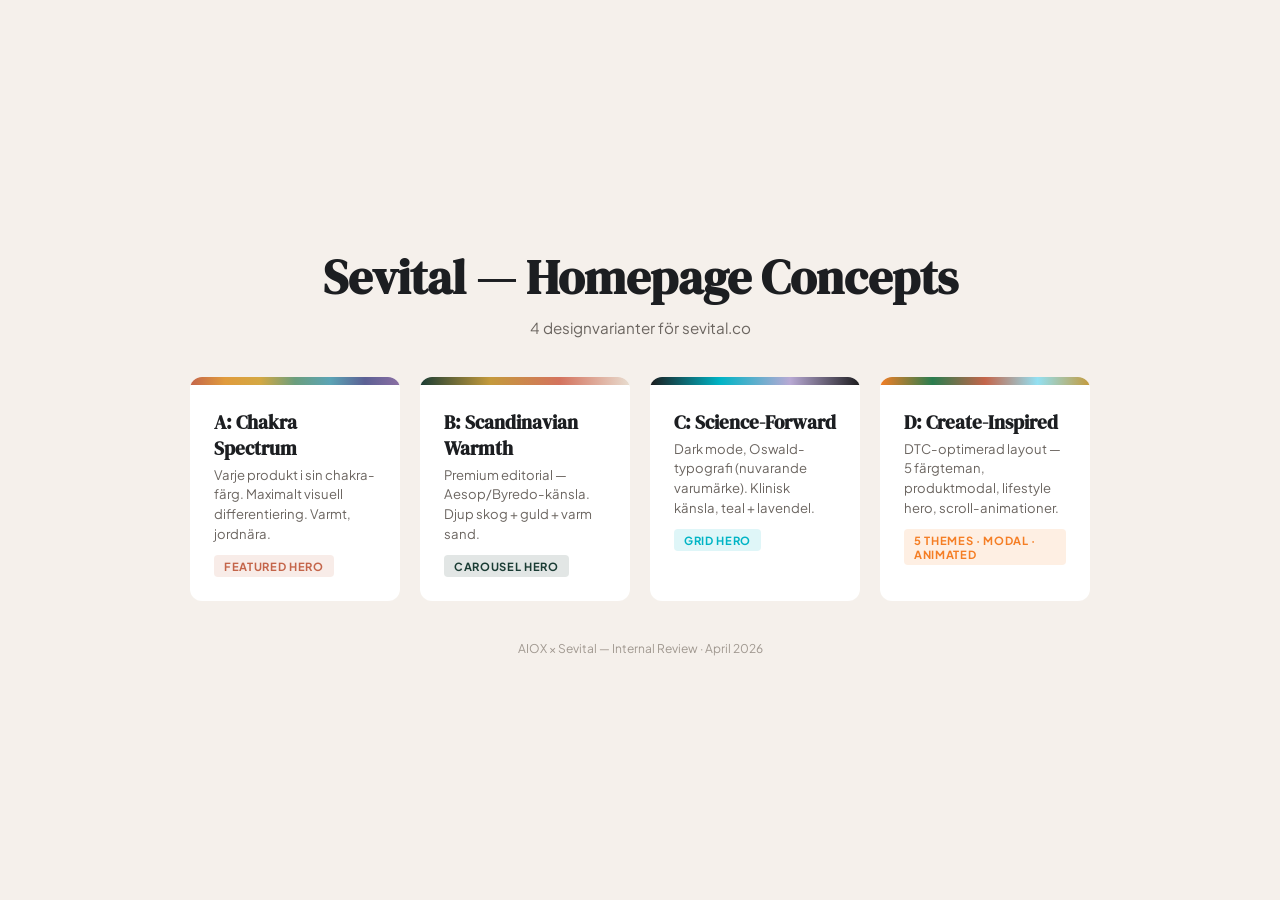
<file: index.html>
<!DOCTYPE html>
<html lang="en">
<head>
  <meta charset="UTF-8">
  <meta name="viewport" content="width=device-width, initial-scale=1.0">
  <title>Sevital — Homepage Redesign Concepts</title>
  <style>
    @import url('https://fonts.googleapis.com/css2?family=DM+Serif+Display&family=Plus+Jakarta+Sans:wght@400;600;700&display=swap');
    * { margin: 0; padding: 0; box-sizing: border-box; }
    body { font-family: 'Plus Jakarta Sans', sans-serif; background: #F5F0EB; color: #1C1E21; min-height: 100vh; display: flex; flex-direction: column; align-items: center; justify-content: center; padding: 40px 20px; }
    h1 { font-family: 'DM Serif Display', serif; font-size: clamp(1.8rem, 5vw, 3rem); text-align: center; margin-bottom: 8px; }
    .subtitle { color: #6B6560; margin-bottom: 40px; text-align: center; font-size: 0.95rem; }
    .cards { display: grid; grid-template-columns: 1fr; gap: 20px; max-width: 900px; width: 100%; }
    @media (min-width: 768px) { .cards { grid-template-columns: repeat(2, 1fr); } }
    @media (min-width: 1024px) { .cards { grid-template-columns: repeat(4, 1fr); } }
    .card { background: #fff; border-radius: 12px; overflow: hidden; text-decoration: none; color: inherit; transition: transform 0.2s, box-shadow 0.2s; }
    .card:hover { transform: translateY(-4px); box-shadow: 0 12px 32px rgba(0,0,0,0.1); }
    .card-color { height: 8px; }
    .card-body { padding: 24px; }
    .card h2 { font-family: 'DM Serif Display', serif; font-size: 1.2rem; margin-bottom: 4px; }
    .card p { font-size: 0.82rem; color: #6B6560; line-height: 1.5; }
    .card .tag { display: inline-block; margin-top: 12px; font-size: 0.7rem; font-weight: 700; text-transform: uppercase; letter-spacing: 0.06em; padding: 4px 10px; border-radius: 4px; }
    .footer-note { margin-top: 40px; font-size: 0.75rem; color: #A09890; text-align: center; }
  </style>
</head>
<body>
  <h1>Sevital — Homepage Concepts</h1>
  <p class="subtitle">4 designvarianter för sevital.co</p>
  <div class="cards">
    <a href="variant-a-chakra.html" class="card">
      <div class="card-color" style="background: linear-gradient(90deg, #C4654A, #E09B3D, #D4A843, #6B9E7D, #5BA4B5, #5C6094, #8B6FA3);"></div>
      <div class="card-body">
        <h2>A: Chakra Spectrum</h2>
        <p>Varje produkt i sin chakra-färg. Maximalt visuell differentiering. Varmt, jordnära.</p>
        <span class="tag" style="background: #C4654A20; color: #C4654A;">Featured Hero</span>
      </div>
    </a>
    <a href="variant-b-scandi.html" class="card">
      <div class="card-color" style="background: linear-gradient(90deg, #1A3C34, #C49A3C, #D4735E, #E8DDD0);"></div>
      <div class="card-body">
        <h2>B: Scandinavian Warmth</h2>
        <p>Premium editorial — Aesop/Byredo-känsla. Djup skog + guld + varm sand.</p>
        <span class="tag" style="background: #1A3C3420; color: #1A3C34;">Carousel Hero</span>
      </div>
    </a>
    <a href="variant-c-science.html" class="card">
      <div class="card-color" style="background: linear-gradient(90deg, #1C1C1E, #00B4C5, #B8A9D4, #1C1C1E);"></div>
      <div class="card-body">
        <h2>C: Science-Forward</h2>
        <p>Dark mode, Oswald-typografi (nuvarande varumärke). Klinisk känsla, teal + lavendel.</p>
        <span class="tag" style="background: #00B4C520; color: #00B4C5;">Grid Hero</span>
      </div>
    </a>
    <a href="variant-d-create.html" class="card">
      <div class="card-color" style="background: linear-gradient(90deg, #F57E25, #2A7D4F, #C4654A, #93E0F2, #C49A3C);"></div>
      <div class="card-body">
        <h2>D: Create-Inspired</h2>
        <p>DTC-optimerad layout — 5 färgteman, produktmodal, lifestyle hero, scroll-animationer.</p>
        <span class="tag" style="background: #F57E2520; color: #F57E25;">5 Themes · Modal · Animated</span>
      </div>
    </a>
  </div>
  <p class="footer-note">AIOX × Sevital — Internal Review · April 2026</p>
</body>
</html>
</file>
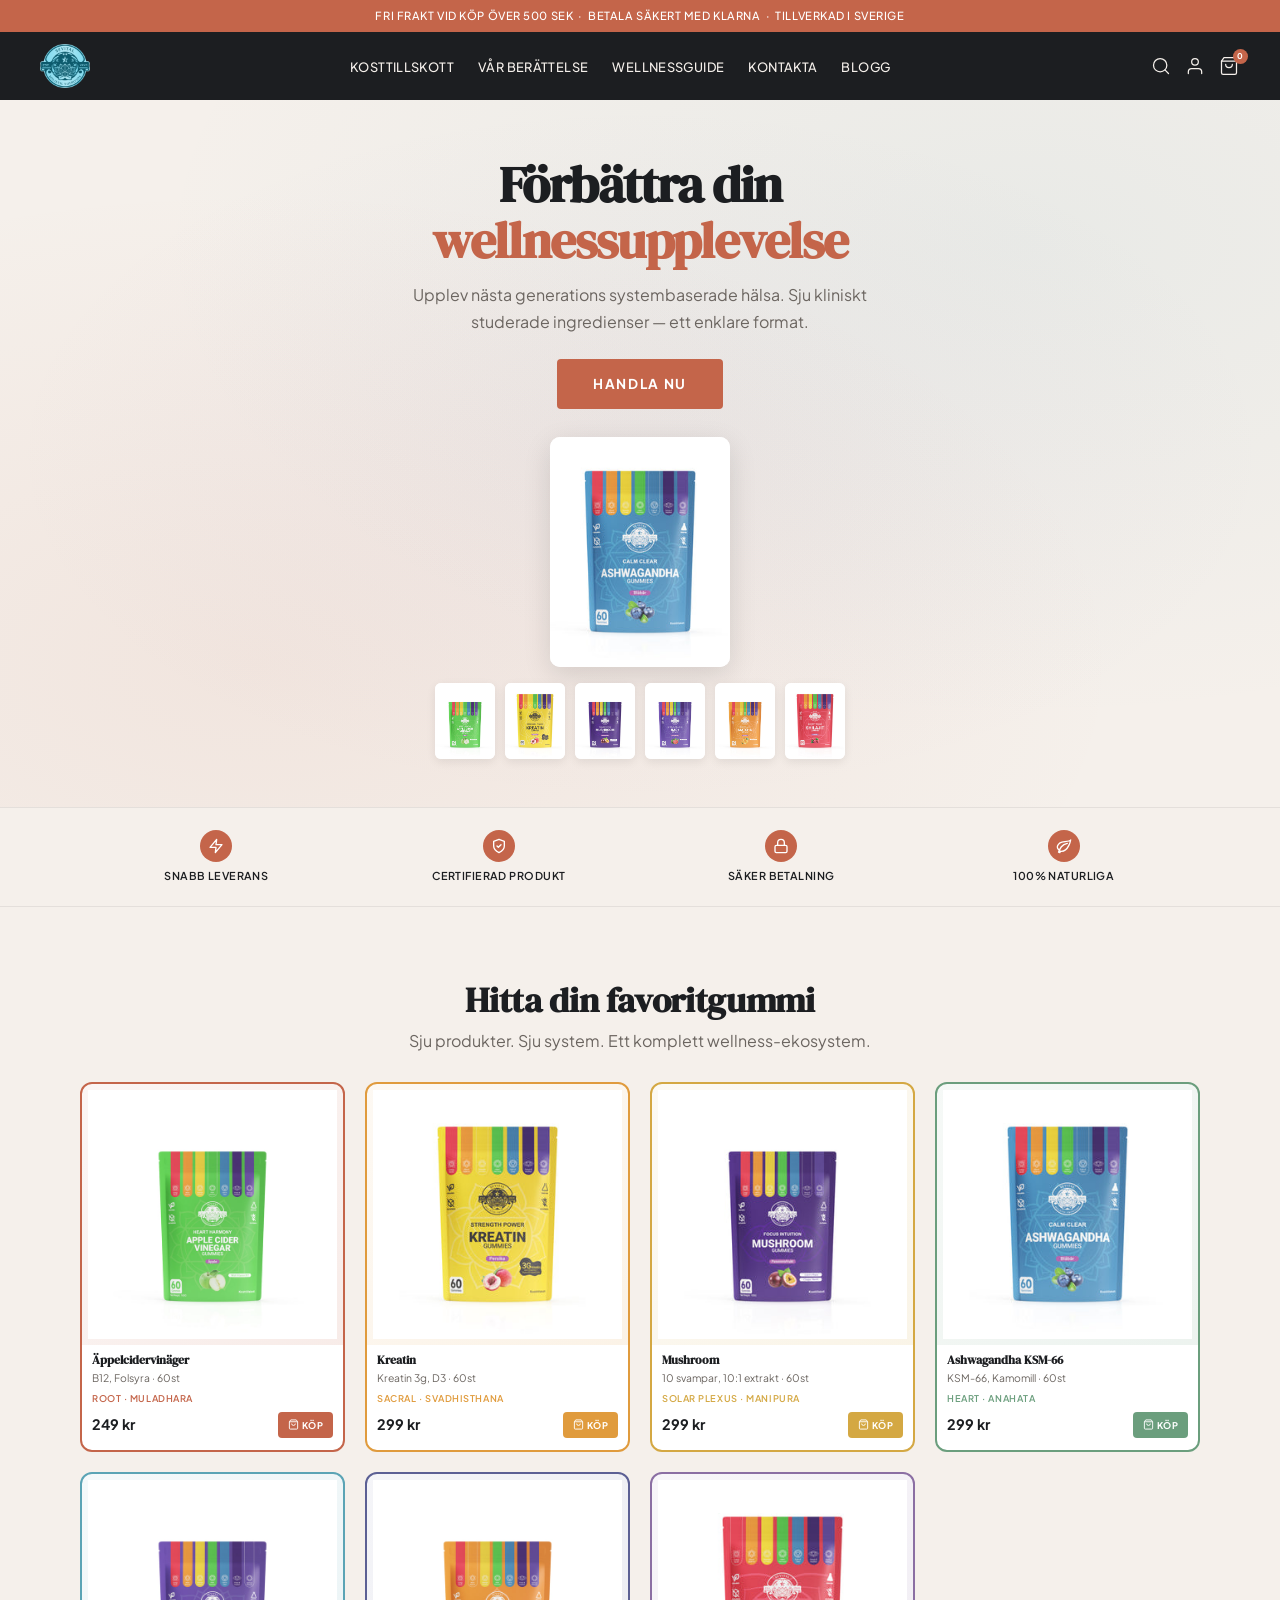
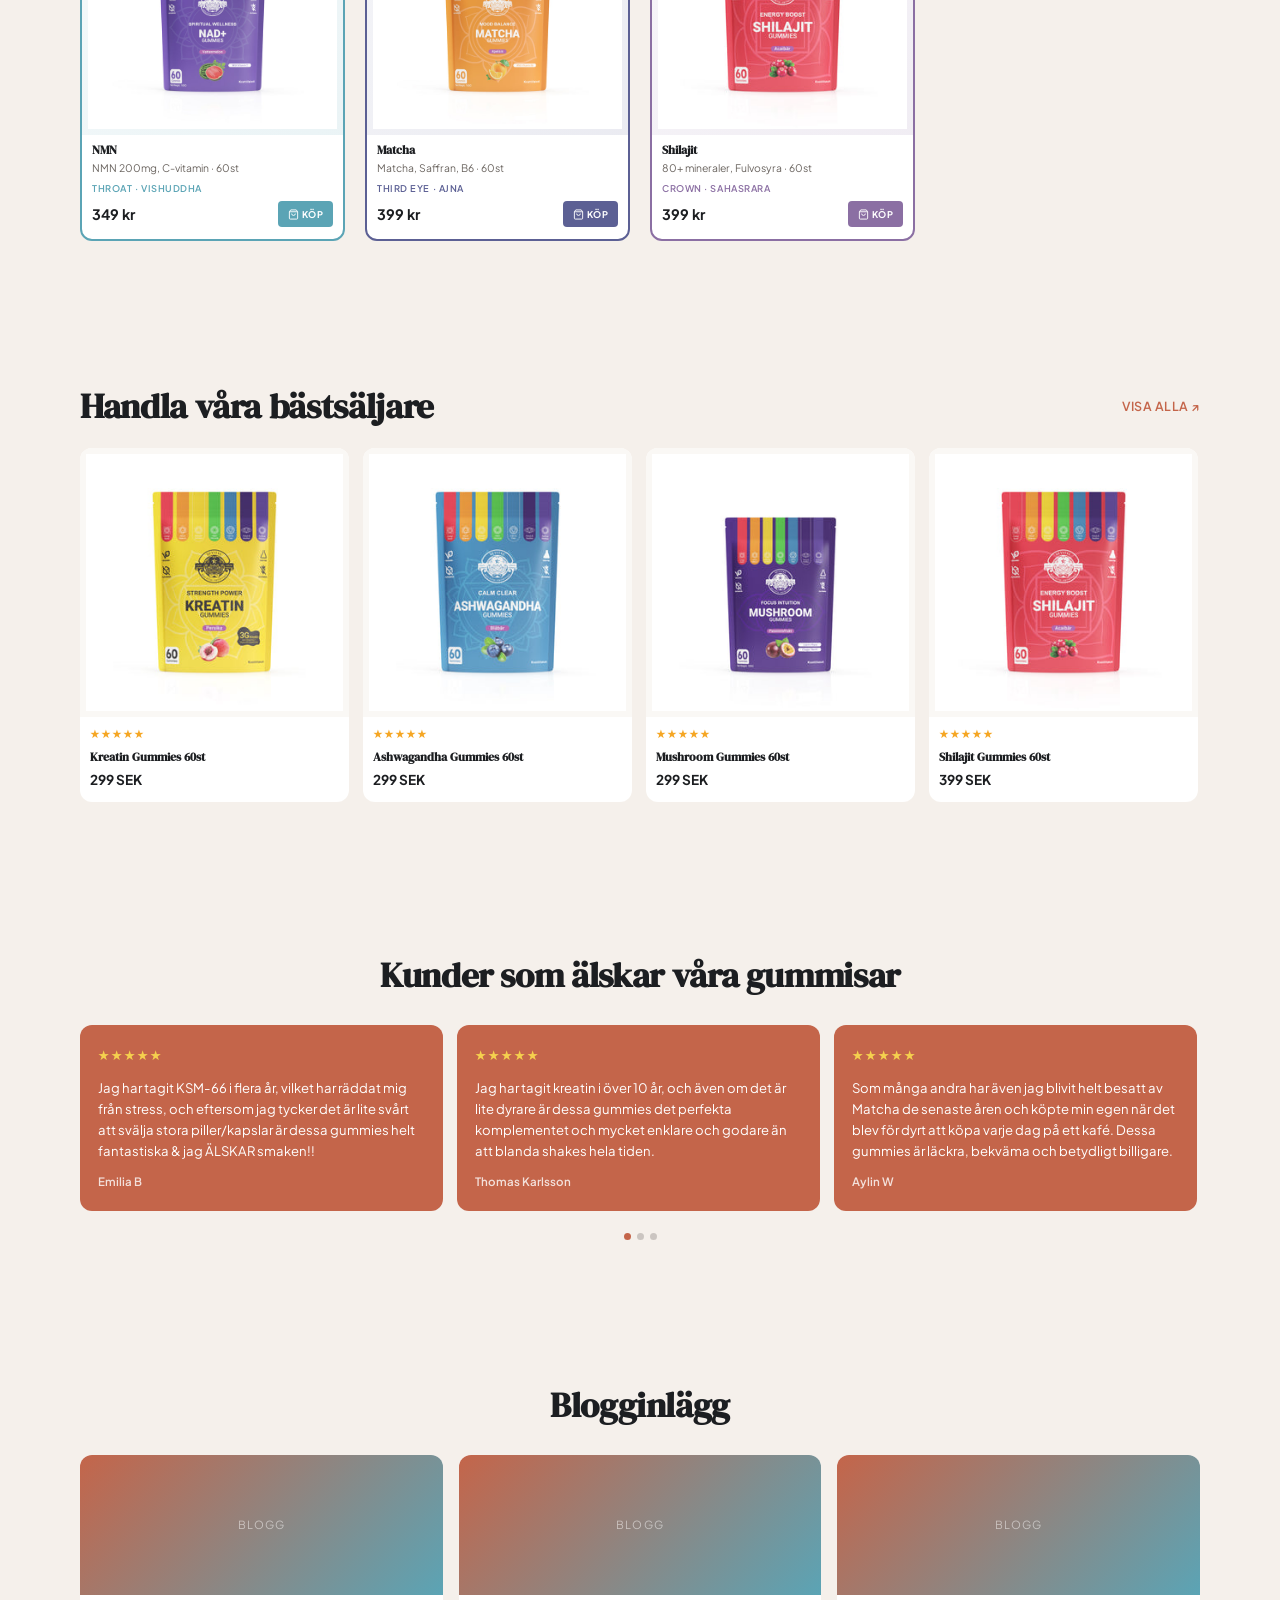
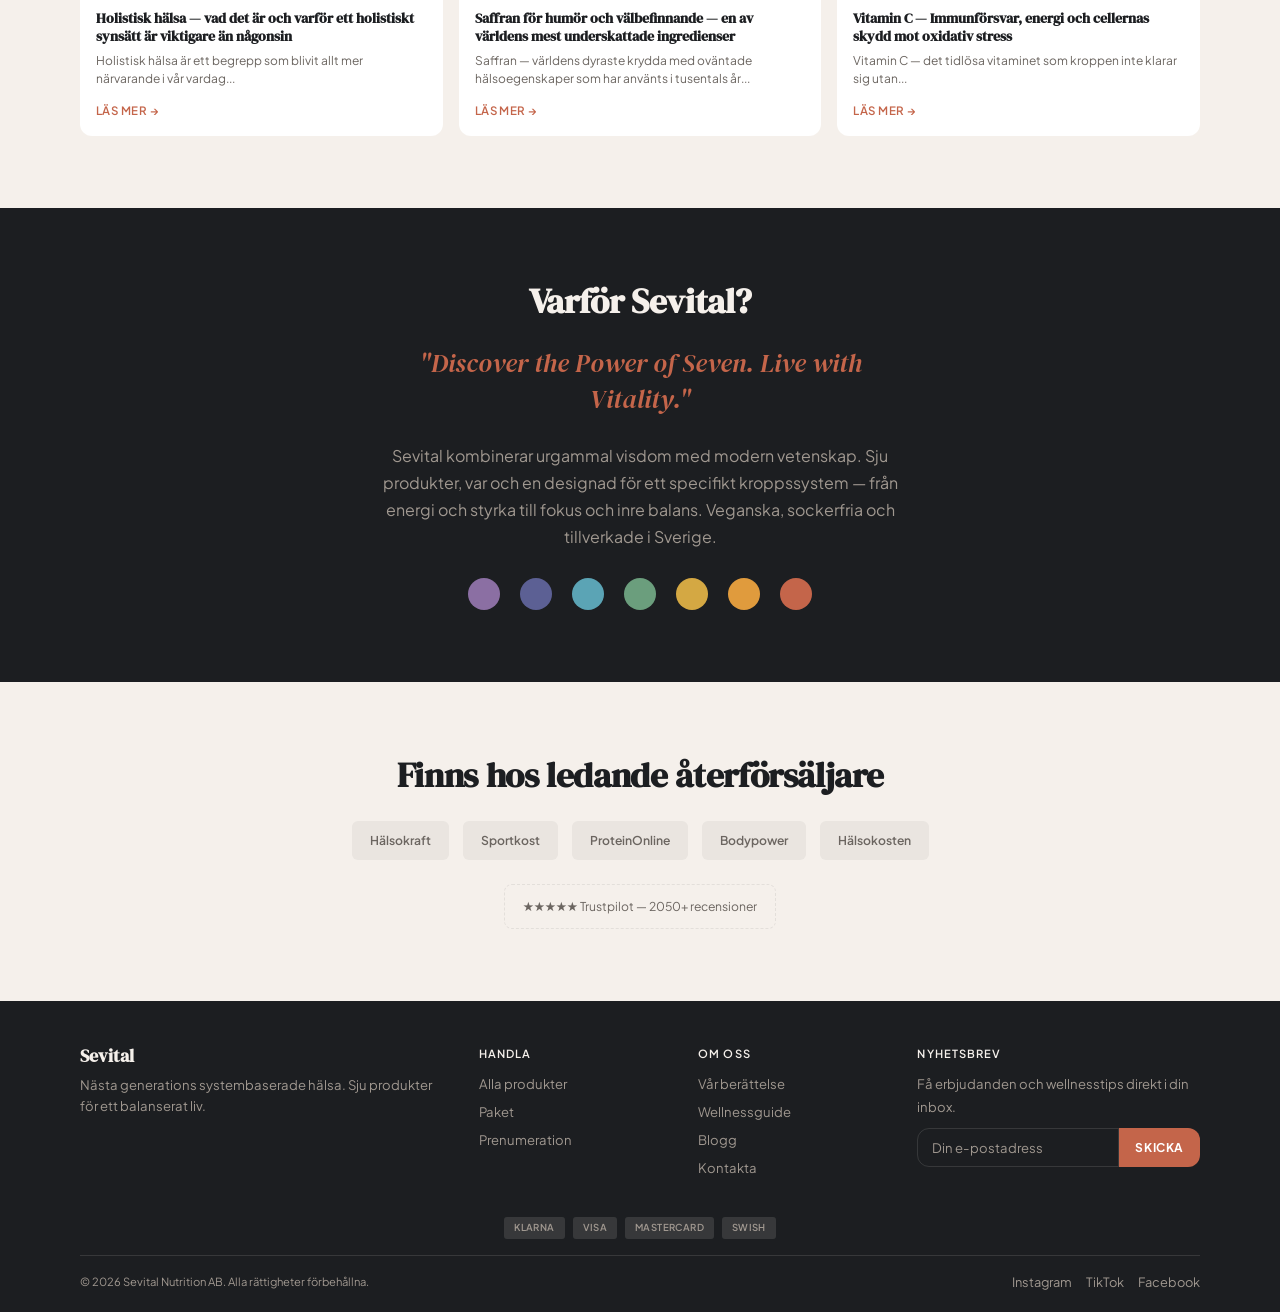
<file: variant-a-chakra.html>
<!DOCTYPE html>
<html lang="sv">
<head>
  <meta charset="UTF-8">
  <meta name="viewport" content="width=device-width, initial-scale=1.0">
  <title>Sevital — Variant A: Chakra Spectrum</title>
  <link rel="stylesheet" href="shared.css">
  <link rel="stylesheet" href="variant-a-chakra.css">
</head>
<body>

  <!-- 1. ANNOUNCEMENT BAR -->
  <div class="announcement-bar">
    Fri frakt vid köp över 500 SEK &nbsp;·&nbsp; Betala säkert med Klarna &nbsp;·&nbsp; Tillverkad i Sverige
  </div>

  <!-- 1. NAV -->
  <nav class="nav">
    <a href="#" class="nav-logo"><img src="assets/logo.png" alt="Sevital"></a>
    <ul class="nav-links">
      <li><a href="#">Kosttillskott</a></li>
      <li><a href="#">Vår Berättelse</a></li>
      <li><a href="#">Wellnessguide</a></li>
      <li><a href="#">Kontakta</a></li>
      <li><a href="#">Blogg</a></li>
    </ul>
    <div class="nav-icons">
      <a href="#" class="nav-icon" aria-label="Sök"><svg viewBox="0 0 24 24"><circle cx="11" cy="11" r="8"/><path d="m21 21-4.3-4.3"/></svg></a>
      <a href="#" class="nav-icon" aria-label="Konto"><svg viewBox="0 0 24 24"><path d="M20 21v-2a4 4 0 0 0-4-4H8a4 4 0 0 0-4 4v2"/><circle cx="12" cy="7" r="4"/></svg></a>
      <a href="#" class="nav-icon" aria-label="Varukorg"><svg viewBox="0 0 24 24"><path d="M6 2 3 6v14a2 2 0 0 0 2 2h14a2 2 0 0 0 2-2V6l-3-4Z"/><path d="M3 6h18"/><path d="M16 10a4 4 0 0 1-8 0"/></svg><span class="cart-badge">0</span></a>
      <button class="nav-hamburger" aria-label="Meny"><span></span><span></span><span></span></button>
    </div>
  </nav>

  <!-- 2. HERO A: Featured + Lineup -->
  <section class="hero">
    <div class="hero-content">
      <h1>Förbättra din<br><span class="accent">wellnessupplevelse</span></h1>
      <p>Upplev nästa generations systembaserade hälsa. Sju kliniskt studerade ingredienser — ett enklare format.</p>
      <a href="#" class="hero-cta">Handla Nu</a>
      <div class="hero-featured">
        <div class="hero-featured-main"><img src="assets/ashwagandha.jpg" alt="Ashwagandha Gummies"></div>
        <div class="hero-featured-row">
          <a href="#" class="hero-featured-thumb"><img src="assets/acv.jpg" alt="ACV"></a>
          <a href="#" class="hero-featured-thumb"><img src="assets/kreatin.jpg" alt="Kreatin"></a>
          <a href="#" class="hero-featured-thumb"><img src="assets/mushroom.jpg" alt="Mushroom"></a>
          <a href="#" class="hero-featured-thumb"><img src="assets/nmn.jpg" alt="NMN"></a>
          <a href="#" class="hero-featured-thumb"><img src="assets/matcha.jpg" alt="Matcha"></a>
          <a href="#" class="hero-featured-thumb"><img src="assets/shilajit.jpg" alt="Shilajit"></a>
        </div>
      </div>
    </div>
  </section>

  <!-- 3. TRUST BAR -->
  <section class="trust-bar">
    <div class="container">
      <div class="trust-items">
        <div class="trust-item"><div class="trust-icon"><svg viewBox="0 0 24 24"><path d="M13 2 3 14h9l-1 8 10-12h-9l1-8z"/></svg></div><span class="trust-label">Snabb leverans</span></div>
        <div class="trust-item"><div class="trust-icon"><svg viewBox="0 0 24 24"><path d="M12 22s8-4 8-10V5l-8-3-8 3v7c0 6 8 10 8 10z"/><path d="m9 12 2 2 4-4"/></svg></div><span class="trust-label">Certifierad produkt</span></div>
        <div class="trust-item"><div class="trust-icon"><svg viewBox="0 0 24 24"><rect x="3" y="11" width="18" height="11" rx="2" ry="2"/><path d="M7 11V7a5 5 0 0 1 10 0v4"/></svg></div><span class="trust-label">Säker betalning</span></div>
        <div class="trust-item"><div class="trust-icon"><svg viewBox="0 0 24 24"><path d="M17 8C8 10 5.9 16.17 3.82 21.34l1.89.66.95-2.3c.48.17.98.3 1.34.3C19 20 22 3 22 3c-1 2-8 2.25-13 3.25S2 11.5 2 13.5s1.75 3.75 1.75 3.75"/></svg></div><span class="trust-label">100% Naturliga</span></div>
      </div>
    </div>
  </section>

  <!-- 4. PRODUCT GRID -->
  <section class="products section">
    <div class="container">
      <div class="section-header">
        <h2>Hitta din favoritgummi</h2>
        <p>Sju produkter. Sju system. Ett komplett wellness-ekosystem.</p>
      </div>
      <div class="product-grid">
        <div class="product-card" data-chakra="root"><div class="product-card-image"><img src="assets/acv.jpg" alt="ACV Gummies"></div><div class="product-card-info"><div class="product-card-name">Äppelcidervinäger</div><div class="product-card-desc">B12, Folsyra · 60st</div><div class="product-card-chakra">Root · Muladhara</div><div class="product-card-bottom"><span class="product-card-price">249 kr</span><button class="product-add-btn"><svg viewBox="0 0 24 24"><path d="M6 2 3 6v14a2 2 0 0 0 2 2h14a2 2 0 0 0 2-2V6l-3-4Z"/><path d="M3 6h18"/><path d="M16 10a4 4 0 0 1-8 0"/></svg>Köp</button></div></div></div>
        <div class="product-card" data-chakra="sacral"><div class="product-card-image"><img src="assets/kreatin.jpg" alt="Kreatin Gummies"></div><div class="product-card-info"><div class="product-card-name">Kreatin</div><div class="product-card-desc">Kreatin 3g, D3 · 60st</div><div class="product-card-chakra">Sacral · Svadhisthana</div><div class="product-card-bottom"><span class="product-card-price">299 kr</span><button class="product-add-btn"><svg viewBox="0 0 24 24"><path d="M6 2 3 6v14a2 2 0 0 0 2 2h14a2 2 0 0 0 2-2V6l-3-4Z"/><path d="M3 6h18"/><path d="M16 10a4 4 0 0 1-8 0"/></svg>Köp</button></div></div></div>
        <div class="product-card" data-chakra="solar"><div class="product-card-image"><img src="assets/mushroom.jpg" alt="Mushroom Gummies"></div><div class="product-card-info"><div class="product-card-name">Mushroom</div><div class="product-card-desc">10 svampar, 10:1 extrakt · 60st</div><div class="product-card-chakra">Solar Plexus · Manipura</div><div class="product-card-bottom"><span class="product-card-price">299 kr</span><button class="product-add-btn"><svg viewBox="0 0 24 24"><path d="M6 2 3 6v14a2 2 0 0 0 2 2h14a2 2 0 0 0 2-2V6l-3-4Z"/><path d="M3 6h18"/><path d="M16 10a4 4 0 0 1-8 0"/></svg>Köp</button></div></div></div>
        <div class="product-card" data-chakra="heart"><div class="product-card-image"><img src="assets/ashwagandha.jpg" alt="Ashwagandha Gummies"></div><div class="product-card-info"><div class="product-card-name">Ashwagandha KSM-66</div><div class="product-card-desc">KSM-66, Kamomill · 60st</div><div class="product-card-chakra">Heart · Anahata</div><div class="product-card-bottom"><span class="product-card-price">299 kr</span><button class="product-add-btn"><svg viewBox="0 0 24 24"><path d="M6 2 3 6v14a2 2 0 0 0 2 2h14a2 2 0 0 0 2-2V6l-3-4Z"/><path d="M3 6h18"/><path d="M16 10a4 4 0 0 1-8 0"/></svg>Köp</button></div></div></div>
        <div class="product-card" data-chakra="throat"><div class="product-card-image"><img src="assets/nmn.jpg" alt="NMN Gummies"></div><div class="product-card-info"><div class="product-card-name">NMN</div><div class="product-card-desc">NMN 200mg, C-vitamin · 60st</div><div class="product-card-chakra">Throat · Vishuddha</div><div class="product-card-bottom"><span class="product-card-price">349 kr</span><button class="product-add-btn"><svg viewBox="0 0 24 24"><path d="M6 2 3 6v14a2 2 0 0 0 2 2h14a2 2 0 0 0 2-2V6l-3-4Z"/><path d="M3 6h18"/><path d="M16 10a4 4 0 0 1-8 0"/></svg>Köp</button></div></div></div>
        <div class="product-card" data-chakra="third-eye"><div class="product-card-image"><img src="assets/matcha.jpg" alt="Matcha Gummies"></div><div class="product-card-info"><div class="product-card-name">Matcha</div><div class="product-card-desc">Matcha, Saffran, B6 · 60st</div><div class="product-card-chakra">Third Eye · Ajna</div><div class="product-card-bottom"><span class="product-card-price">399 kr</span><button class="product-add-btn"><svg viewBox="0 0 24 24"><path d="M6 2 3 6v14a2 2 0 0 0 2 2h14a2 2 0 0 0 2-2V6l-3-4Z"/><path d="M3 6h18"/><path d="M16 10a4 4 0 0 1-8 0"/></svg>Köp</button></div></div></div>
        <div class="product-card" data-chakra="crown"><div class="product-card-image"><img src="assets/shilajit.jpg" alt="Shilajit Gummies"></div><div class="product-card-info"><div class="product-card-name">Shilajit</div><div class="product-card-desc">80+ mineraler, Fulvosyra · 60st</div><div class="product-card-chakra">Crown · Sahasrara</div><div class="product-card-bottom"><span class="product-card-price">399 kr</span><button class="product-add-btn"><svg viewBox="0 0 24 24"><path d="M6 2 3 6v14a2 2 0 0 0 2 2h14a2 2 0 0 0 2-2V6l-3-4Z"/><path d="M3 6h18"/><path d="M16 10a4 4 0 0 1-8 0"/></svg>Köp</button></div></div></div>
      </div>
    </div>
  </section>

  <!-- 5. BESTSELLERS -->
  <section class="bestsellers section">
    <div class="container">
      <div class="bestsellers-header">
        <h2>Handla våra <span class="accent">bästsäljare</span></h2>
        <a href="#" class="view-all">Visa alla &nearr;</a>
      </div>
      <div class="bestsellers-grid">
        <div class="bestseller-card"><div class="bestseller-card-image"><img src="assets/kreatin.jpg" alt="Kreatin"></div><div class="bestseller-card-info"><div class="bestseller-stars">★★★★★</div><div class="bestseller-name">Kreatin Gummies 60st</div><div class="bestseller-price">299 SEK</div></div></div>
        <div class="bestseller-card"><div class="bestseller-card-image"><img src="assets/ashwagandha.jpg" alt="Ashwagandha"></div><div class="bestseller-card-info"><div class="bestseller-stars">★★★★★</div><div class="bestseller-name">Ashwagandha Gummies 60st</div><div class="bestseller-price">299 SEK</div></div></div>
        <div class="bestseller-card"><div class="bestseller-card-image"><img src="assets/mushroom.jpg" alt="Mushroom"></div><div class="bestseller-card-info"><div class="bestseller-stars">★★★★★</div><div class="bestseller-name">Mushroom Gummies 60st</div><div class="bestseller-price">299 SEK</div></div></div>
        <div class="bestseller-card"><div class="bestseller-card-image"><img src="assets/shilajit.jpg" alt="Shilajit"></div><div class="bestseller-card-info"><div class="bestseller-stars">★★★★★</div><div class="bestseller-name">Shilajit Gummies 60st</div><div class="bestseller-price">399 SEK</div></div></div>
      </div>
    </div>
  </section>

  <!-- 6. CUSTOMER REVIEWS -->
  <section class="reviews section">
    <div class="container">
      <div class="section-header">
        <h2>Kunder som älskar <span class="accent">våra gummisar</span></h2>
      </div>
      <div class="reviews-grid">
        <div class="review-card">
          <div class="review-stars">★★★★★</div>
          <p class="review-text">Jag har tagit KSM-66 i flera år, vilket har räddat mig från stress, och eftersom jag tycker det är lite svårt att svälja stora piller/kapslar är dessa gummies helt fantastiska &amp; jag ÄLSKAR smaken!!</p>
          <span class="review-author">Emilia B</span>
        </div>
        <div class="review-card">
          <div class="review-stars">★★★★★</div>
          <p class="review-text">Jag har tagit kreatin i över 10 år, och även om det är lite dyrare är dessa gummies det perfekta komplementet och mycket enklare och godare än att blanda shakes hela tiden.</p>
          <span class="review-author">Thomas Karlsson</span>
        </div>
        <div class="review-card">
          <div class="review-stars">★★★★★</div>
          <p class="review-text">Som många andra har även jag blivit helt besatt av Matcha de senaste åren och köpte min egen när det blev för dyrt att köpa varje dag på ett kafé. Dessa gummies är läckra, bekväma och betydligt billigare.</p>
          <span class="review-author">Aylin W</span>
        </div>
      </div>
      <div class="review-dots"><span class="active"></span><span></span><span></span></div>
    </div>
  </section>

  <!-- 7. BLOG -->
  <section class="blog section">
    <div class="container">
      <div class="section-header">
        <h2>Blogginlägg</h2>
      </div>
      <div class="blog-grid">
        <div class="blog-card"><div class="blog-card-image">Blogg</div><div class="blog-card-info"><h3 class="blog-card-title">Holistisk hälsa — vad det är och varför ett holistiskt synsätt är viktigare än någonsin</h3><p class="blog-card-excerpt">Holistisk hälsa är ett begrepp som blivit allt mer närvarande i vår vardag...</p><a href="#" class="blog-card-link">Läs mer →</a></div></div>
        <div class="blog-card"><div class="blog-card-image">Blogg</div><div class="blog-card-info"><h3 class="blog-card-title">Saffran för humör och välbefinnande — en av världens mest underskattade ingredienser</h3><p class="blog-card-excerpt">Saffran — världens dyraste krydda med oväntade hälsoegenskaper som har använts i tusentals år...</p><a href="#" class="blog-card-link">Läs mer →</a></div></div>
        <div class="blog-card"><div class="blog-card-image">Blogg</div><div class="blog-card-info"><h3 class="blog-card-title">Vitamin C — Immunförsvar, energi och cellernas skydd mot oxidativ stress</h3><p class="blog-card-excerpt">Vitamin C — det tidlösa vitaminet som kroppen inte klarar sig utan...</p><a href="#" class="blog-card-link">Läs mer →</a></div></div>
      </div>
    </div>
  </section>

  <!-- 8. BRAND STORY -->
  <section class="brand-story section">
    <div class="container">
      <h2>Varför Sevital?</h2>
      <p class="pull-quote">"Discover the Power of Seven. Live with Vitality."</p>
      <p class="brand-story-text">Sevital kombinerar urgammal visdom med modern vetenskap. Sju produkter, var och en designad för ett specifikt kroppssystem — från energi och styrka till fokus och inre balans. Veganska, sockerfria och tillverkade i Sverige.</p>
      <div class="chakra-dots">
        <div class="chakra-dot-row"><div class="chakra-dot" style="background:#8B6FA3"></div><span class="chakra-dot-label">Crown — Energi</span></div>
        <div class="chakra-dot-row"><div class="chakra-dot" style="background:#5C6094"></div><span class="chakra-dot-label">Third Eye — Fokus</span></div>
        <div class="chakra-dot-row"><div class="chakra-dot" style="background:#5BA4B5"></div><span class="chakra-dot-label">Throat — Förnyelse</span></div>
        <div class="chakra-dot-row"><div class="chakra-dot" style="background:#6B9E7D"></div><span class="chakra-dot-label">Heart — Balans</span></div>
        <div class="chakra-dot-row"><div class="chakra-dot" style="background:#D4A843"></div><span class="chakra-dot-label">Solar — Vitalitet</span></div>
        <div class="chakra-dot-row"><div class="chakra-dot" style="background:#E09B3D"></div><span class="chakra-dot-label">Sacral — Styrka</span></div>
        <div class="chakra-dot-row"><div class="chakra-dot" style="background:#C4654A"></div><span class="chakra-dot-label">Root — Stabilitet</span></div>
      </div>
    </div>
  </section>

  <!-- 9. SOCIAL PROOF -->
  <section class="social-proof section">
    <div class="container">
      <h2>Finns hos ledande <span class="accent">återförsäljare</span></h2>
      <div class="partner-logos">
        <div class="partner-logo">Hälsokraft</div>
        <div class="partner-logo">Sportkost</div>
        <div class="partner-logo">ProteinOnline</div>
        <div class="partner-logo">Bodypower</div>
        <div class="partner-logo">Hälsokosten</div>
      </div>
      <div class="trustpilot-placeholder">★★★★★ Trustpilot — 2050+ recensioner</div>
    </div>
  </section>

  <!-- 10. FOOTER -->
  <footer class="footer">
    <div class="container">
      <div class="footer-grid">
        <div class="footer-brand"><h3>Sevital</h3><p>Nästa generations systembaserade hälsa. Sju produkter för ett balanserat liv.</p></div>
        <div class="footer-col"><h4>Handla</h4><a href="#">Alla produkter</a><a href="#">Paket</a><a href="#">Prenumeration</a></div>
        <div class="footer-col"><h4>Om oss</h4><a href="#">Vår berättelse</a><a href="#">Wellnessguide</a><a href="#">Blogg</a><a href="#">Kontakta</a></div>
        <div class="footer-col"><h4>Nyhetsbrev</h4><p style="font-size:0.82rem;margin-bottom:10px;color:var(--footer-text)">Få erbjudanden och wellnesstips direkt i din inbox.</p><div class="footer-newsletter"><input type="email" placeholder="Din e-postadress"><button>Skicka</button></div></div>
      </div>
      <div class="footer-payments"><span class="payment-badge">Klarna</span><span class="payment-badge">Visa</span><span class="payment-badge">Mastercard</span><span class="payment-badge">Swish</span></div>
      <div class="footer-bottom"><span>© 2026 Sevital Nutrition AB. Alla rättigheter förbehållna.</span><div class="footer-social"><a href="#">Instagram</a><a href="#">TikTok</a><a href="#">Facebook</a></div></div>
    </div>
  </footer>

</body>
</html>
</file>
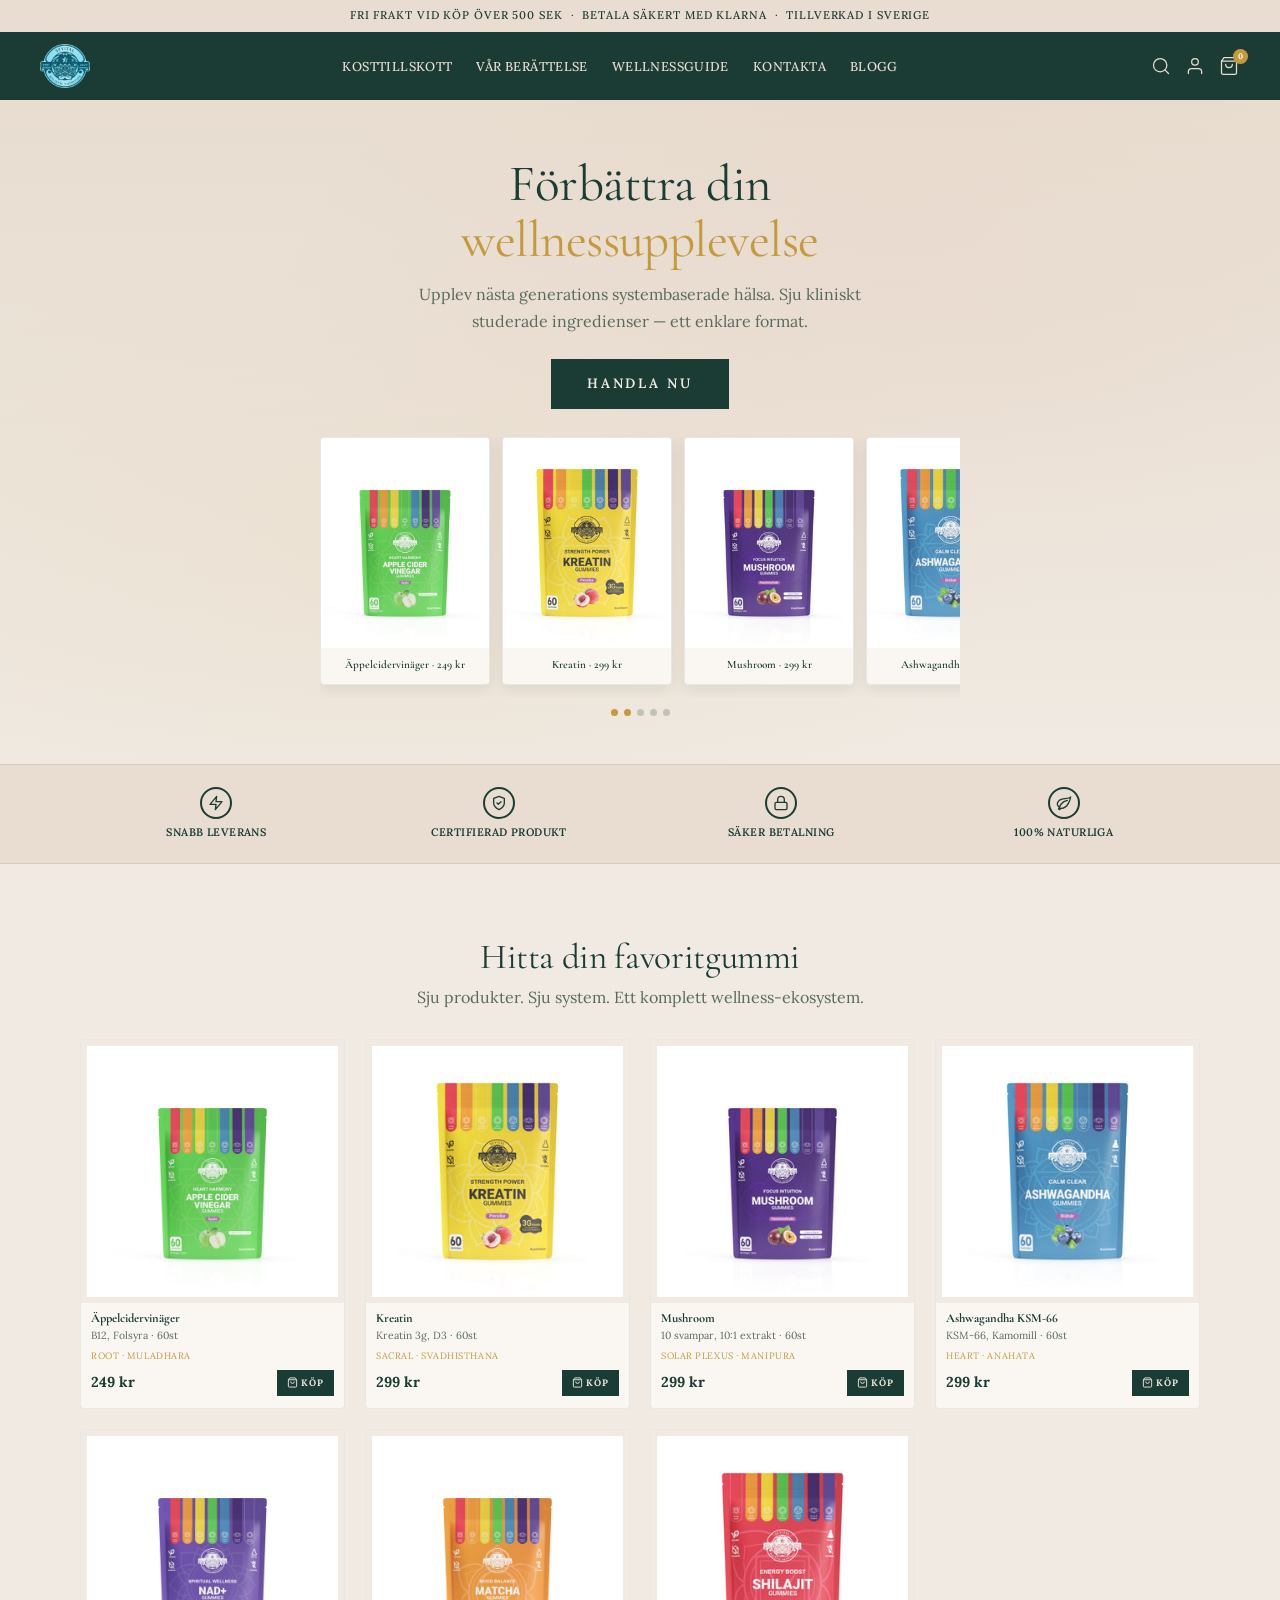
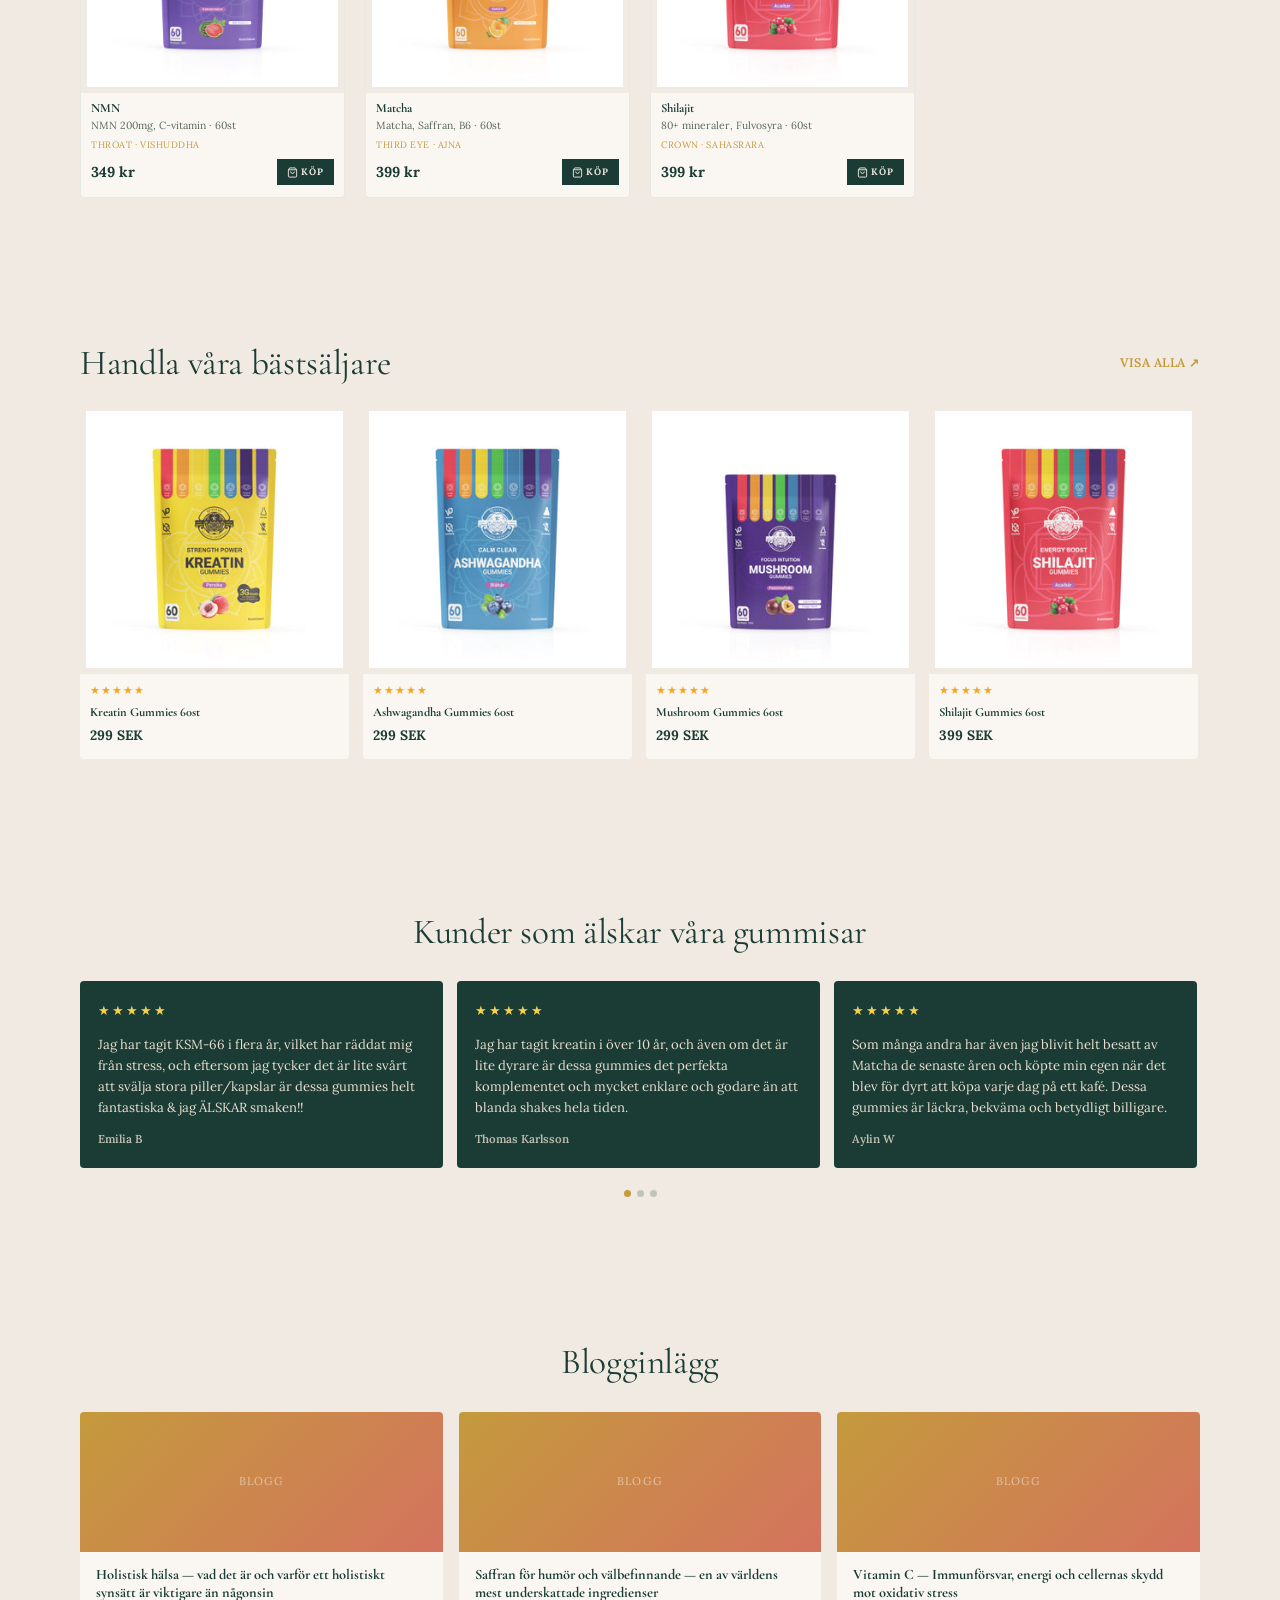
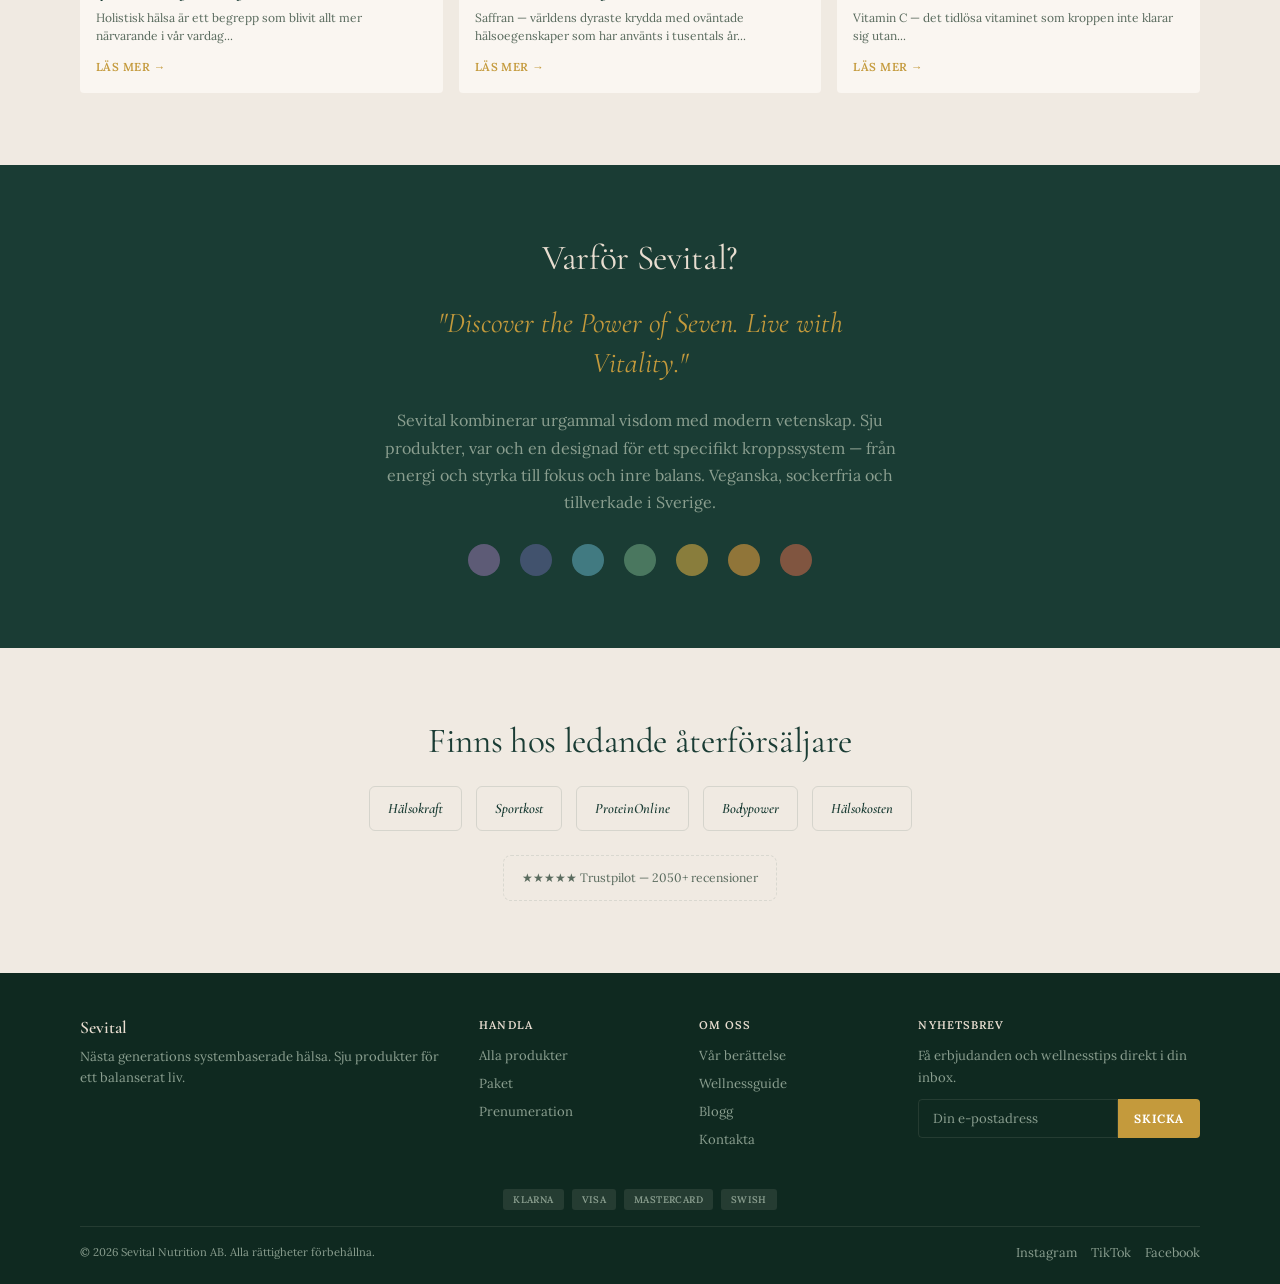
<file: variant-b-scandi.html>
<!DOCTYPE html>
<html lang="sv">
<head>
  <meta charset="UTF-8">
  <meta name="viewport" content="width=device-width, initial-scale=1.0">
  <title>Sevital — Variant B: Scandinavian Warmth</title>
  <link rel="stylesheet" href="shared.css">
  <link rel="stylesheet" href="variant-b-scandi.css">
</head>
<body>

  <!-- 1. ANNOUNCEMENT BAR -->
  <div class="announcement-bar">
    Fri frakt vid köp över 500 SEK &nbsp;·&nbsp; Betala säkert med Klarna &nbsp;·&nbsp; Tillverkad i Sverige
  </div>

  <!-- 1. NAV -->
  <nav class="nav">
    <a href="#" class="nav-logo"><img src="assets/logo.png" alt="Sevital"></a>
    <ul class="nav-links">
      <li><a href="#">Kosttillskott</a></li>
      <li><a href="#">Vår Berättelse</a></li>
      <li><a href="#">Wellnessguide</a></li>
      <li><a href="#">Kontakta</a></li>
      <li><a href="#">Blogg</a></li>
    </ul>
    <div class="nav-icons">
      <a href="#" class="nav-icon" aria-label="Sök"><svg viewBox="0 0 24 24"><circle cx="11" cy="11" r="8"/><path d="m21 21-4.3-4.3"/></svg></a>
      <a href="#" class="nav-icon" aria-label="Konto"><svg viewBox="0 0 24 24"><path d="M20 21v-2a4 4 0 0 0-4-4H8a4 4 0 0 0-4 4v2"/><circle cx="12" cy="7" r="4"/></svg></a>
      <a href="#" class="nav-icon" aria-label="Varukorg"><svg viewBox="0 0 24 24"><path d="M6 2 3 6v14a2 2 0 0 0 2 2h14a2 2 0 0 0 2-2V6l-3-4Z"/><path d="M3 6h18"/><path d="M16 10a4 4 0 0 1-8 0"/></svg><span class="cart-badge">0</span></a>
      <button class="nav-hamburger" aria-label="Meny"><span></span><span></span><span></span></button>
    </div>
  </nav>

  <!-- 2. HERO B: Carousel -->
  <section class="hero">
    <div class="hero-content">
      <h1>Förbättra din<br><span class="accent">wellnessupplevelse</span></h1>
      <p>Upplev nästa generations systembaserade hälsa. Sju kliniskt studerade ingredienser — ett enklare format.</p>
      <a href="#" class="hero-cta">Handla Nu</a>
      <div class="hero-carousel">
        <div class="hero-carousel-track">
          <div class="hero-carousel-card"><img src="assets/acv.jpg" alt="ACV"><div class="card-label">Äppelcidervinäger · 249 kr</div></div>
          <div class="hero-carousel-card"><img src="assets/kreatin.jpg" alt="Kreatin"><div class="card-label">Kreatin · 299 kr</div></div>
          <div class="hero-carousel-card"><img src="assets/mushroom.jpg" alt="Mushroom"><div class="card-label">Mushroom · 299 kr</div></div>
          <div class="hero-carousel-card"><img src="assets/ashwagandha.jpg" alt="Ashwagandha"><div class="card-label">Ashwagandha · 299 kr</div></div>
          <div class="hero-carousel-card"><img src="assets/nmn.jpg" alt="NMN"><div class="card-label">NMN · 349 kr</div></div>
          <div class="hero-carousel-card"><img src="assets/matcha.jpg" alt="Matcha"><div class="card-label">Matcha · 399 kr</div></div>
          <div class="hero-carousel-card"><img src="assets/shilajit.jpg" alt="Shilajit"><div class="card-label">Shilajit · 399 kr</div></div>
        </div>
        <div class="hero-carousel-dots"><span class="active"></span><span class="active"></span><span></span><span></span><span></span></div>
      </div>
    </div>
  </section>

  <!-- 3. TRUST BAR -->
  <section class="trust-bar">
    <div class="container">
      <div class="trust-items">
        <div class="trust-item"><div class="trust-icon"><svg viewBox="0 0 24 24"><path d="M13 2 3 14h9l-1 8 10-12h-9l1-8z"/></svg></div><span class="trust-label">Snabb leverans</span></div>
        <div class="trust-item"><div class="trust-icon"><svg viewBox="0 0 24 24"><path d="M12 22s8-4 8-10V5l-8-3-8 3v7c0 6 8 10 8 10z"/><path d="m9 12 2 2 4-4"/></svg></div><span class="trust-label">Certifierad produkt</span></div>
        <div class="trust-item"><div class="trust-icon"><svg viewBox="0 0 24 24"><rect x="3" y="11" width="18" height="11" rx="2" ry="2"/><path d="M7 11V7a5 5 0 0 1 10 0v4"/></svg></div><span class="trust-label">Säker betalning</span></div>
        <div class="trust-item"><div class="trust-icon"><svg viewBox="0 0 24 24"><path d="M17 8C8 10 5.9 16.17 3.82 21.34l1.89.66.95-2.3c.48.17.98.3 1.34.3C19 20 22 3 22 3c-1 2-8 2.25-13 3.25S2 11.5 2 13.5s1.75 3.75 1.75 3.75"/></svg></div><span class="trust-label">100% Naturliga</span></div>
      </div>
    </div>
  </section>

  <!-- 4. PRODUCT GRID -->
  <section class="products section">
    <div class="container">
      <div class="section-header">
        <h2>Hitta din favoritgummi</h2>
        <p>Sju produkter. Sju system. Ett komplett wellness-ekosystem.</p>
      </div>
      <div class="product-grid">
        <div class="product-card" data-chakra="root"><div class="product-card-image"><img src="assets/acv.jpg" alt="ACV Gummies"></div><div class="product-card-info"><div class="product-card-name">Äppelcidervinäger</div><div class="product-card-desc">B12, Folsyra · 60st</div><div class="product-card-chakra">Root · Muladhara</div><div class="product-card-bottom"><span class="product-card-price">249 kr</span><button class="product-add-btn"><svg viewBox="0 0 24 24"><path d="M6 2 3 6v14a2 2 0 0 0 2 2h14a2 2 0 0 0 2-2V6l-3-4Z"/><path d="M3 6h18"/><path d="M16 10a4 4 0 0 1-8 0"/></svg>Köp</button></div></div></div>
        <div class="product-card" data-chakra="sacral"><div class="product-card-image"><img src="assets/kreatin.jpg" alt="Kreatin Gummies"></div><div class="product-card-info"><div class="product-card-name">Kreatin</div><div class="product-card-desc">Kreatin 3g, D3 · 60st</div><div class="product-card-chakra">Sacral · Svadhisthana</div><div class="product-card-bottom"><span class="product-card-price">299 kr</span><button class="product-add-btn"><svg viewBox="0 0 24 24"><path d="M6 2 3 6v14a2 2 0 0 0 2 2h14a2 2 0 0 0 2-2V6l-3-4Z"/><path d="M3 6h18"/><path d="M16 10a4 4 0 0 1-8 0"/></svg>Köp</button></div></div></div>
        <div class="product-card" data-chakra="solar"><div class="product-card-image"><img src="assets/mushroom.jpg" alt="Mushroom Gummies"></div><div class="product-card-info"><div class="product-card-name">Mushroom</div><div class="product-card-desc">10 svampar, 10:1 extrakt · 60st</div><div class="product-card-chakra">Solar Plexus · Manipura</div><div class="product-card-bottom"><span class="product-card-price">299 kr</span><button class="product-add-btn"><svg viewBox="0 0 24 24"><path d="M6 2 3 6v14a2 2 0 0 0 2 2h14a2 2 0 0 0 2-2V6l-3-4Z"/><path d="M3 6h18"/><path d="M16 10a4 4 0 0 1-8 0"/></svg>Köp</button></div></div></div>
        <div class="product-card" data-chakra="heart"><div class="product-card-image"><img src="assets/ashwagandha.jpg" alt="Ashwagandha Gummies"></div><div class="product-card-info"><div class="product-card-name">Ashwagandha KSM-66</div><div class="product-card-desc">KSM-66, Kamomill · 60st</div><div class="product-card-chakra">Heart · Anahata</div><div class="product-card-bottom"><span class="product-card-price">299 kr</span><button class="product-add-btn"><svg viewBox="0 0 24 24"><path d="M6 2 3 6v14a2 2 0 0 0 2 2h14a2 2 0 0 0 2-2V6l-3-4Z"/><path d="M3 6h18"/><path d="M16 10a4 4 0 0 1-8 0"/></svg>Köp</button></div></div></div>
        <div class="product-card" data-chakra="throat"><div class="product-card-image"><img src="assets/nmn.jpg" alt="NMN Gummies"></div><div class="product-card-info"><div class="product-card-name">NMN</div><div class="product-card-desc">NMN 200mg, C-vitamin · 60st</div><div class="product-card-chakra">Throat · Vishuddha</div><div class="product-card-bottom"><span class="product-card-price">349 kr</span><button class="product-add-btn"><svg viewBox="0 0 24 24"><path d="M6 2 3 6v14a2 2 0 0 0 2 2h14a2 2 0 0 0 2-2V6l-3-4Z"/><path d="M3 6h18"/><path d="M16 10a4 4 0 0 1-8 0"/></svg>Köp</button></div></div></div>
        <div class="product-card" data-chakra="third-eye"><div class="product-card-image"><img src="assets/matcha.jpg" alt="Matcha Gummies"></div><div class="product-card-info"><div class="product-card-name">Matcha</div><div class="product-card-desc">Matcha, Saffran, B6 · 60st</div><div class="product-card-chakra">Third Eye · Ajna</div><div class="product-card-bottom"><span class="product-card-price">399 kr</span><button class="product-add-btn"><svg viewBox="0 0 24 24"><path d="M6 2 3 6v14a2 2 0 0 0 2 2h14a2 2 0 0 0 2-2V6l-3-4Z"/><path d="M3 6h18"/><path d="M16 10a4 4 0 0 1-8 0"/></svg>Köp</button></div></div></div>
        <div class="product-card" data-chakra="crown"><div class="product-card-image"><img src="assets/shilajit.jpg" alt="Shilajit Gummies"></div><div class="product-card-info"><div class="product-card-name">Shilajit</div><div class="product-card-desc">80+ mineraler, Fulvosyra · 60st</div><div class="product-card-chakra">Crown · Sahasrara</div><div class="product-card-bottom"><span class="product-card-price">399 kr</span><button class="product-add-btn"><svg viewBox="0 0 24 24"><path d="M6 2 3 6v14a2 2 0 0 0 2 2h14a2 2 0 0 0 2-2V6l-3-4Z"/><path d="M3 6h18"/><path d="M16 10a4 4 0 0 1-8 0"/></svg>Köp</button></div></div></div>
      </div>
    </div>
  </section>

  <!-- 5. BESTSELLERS -->
  <section class="bestsellers section">
    <div class="container">
      <div class="bestsellers-header">
        <h2>Handla våra <span class="accent">bästsäljare</span></h2>
        <a href="#" class="view-all">Visa alla &nearr;</a>
      </div>
      <div class="bestsellers-grid">
        <div class="bestseller-card"><div class="bestseller-card-image"><img src="assets/kreatin.jpg" alt="Kreatin"></div><div class="bestseller-card-info"><div class="bestseller-stars">★★★★★</div><div class="bestseller-name">Kreatin Gummies 60st</div><div class="bestseller-price">299 SEK</div></div></div>
        <div class="bestseller-card"><div class="bestseller-card-image"><img src="assets/ashwagandha.jpg" alt="Ashwagandha"></div><div class="bestseller-card-info"><div class="bestseller-stars">★★★★★</div><div class="bestseller-name">Ashwagandha Gummies 60st</div><div class="bestseller-price">299 SEK</div></div></div>
        <div class="bestseller-card"><div class="bestseller-card-image"><img src="assets/mushroom.jpg" alt="Mushroom"></div><div class="bestseller-card-info"><div class="bestseller-stars">★★★★★</div><div class="bestseller-name">Mushroom Gummies 60st</div><div class="bestseller-price">299 SEK</div></div></div>
        <div class="bestseller-card"><div class="bestseller-card-image"><img src="assets/shilajit.jpg" alt="Shilajit"></div><div class="bestseller-card-info"><div class="bestseller-stars">★★★★★</div><div class="bestseller-name">Shilajit Gummies 60st</div><div class="bestseller-price">399 SEK</div></div></div>
      </div>
    </div>
  </section>

  <!-- 6. CUSTOMER REVIEWS -->
  <section class="reviews section">
    <div class="container">
      <div class="section-header">
        <h2>Kunder som älskar <span class="accent">våra gummisar</span></h2>
      </div>
      <div class="reviews-grid">
        <div class="review-card">
          <div class="review-stars">★★★★★</div>
          <p class="review-text">Jag har tagit KSM-66 i flera år, vilket har räddat mig från stress, och eftersom jag tycker det är lite svårt att svälja stora piller/kapslar är dessa gummies helt fantastiska &amp; jag ÄLSKAR smaken!!</p>
          <span class="review-author">Emilia B</span>
        </div>
        <div class="review-card">
          <div class="review-stars">★★★★★</div>
          <p class="review-text">Jag har tagit kreatin i över 10 år, och även om det är lite dyrare är dessa gummies det perfekta komplementet och mycket enklare och godare än att blanda shakes hela tiden.</p>
          <span class="review-author">Thomas Karlsson</span>
        </div>
        <div class="review-card">
          <div class="review-stars">★★★★★</div>
          <p class="review-text">Som många andra har även jag blivit helt besatt av Matcha de senaste åren och köpte min egen när det blev för dyrt att köpa varje dag på ett kafé. Dessa gummies är läckra, bekväma och betydligt billigare.</p>
          <span class="review-author">Aylin W</span>
        </div>
      </div>
      <div class="review-dots"><span class="active"></span><span></span><span></span></div>
    </div>
  </section>

  <!-- 7. BLOG -->
  <section class="blog section">
    <div class="container">
      <div class="section-header">
        <h2>Blogginlägg</h2>
      </div>
      <div class="blog-grid">
        <div class="blog-card"><div class="blog-card-image">Blogg</div><div class="blog-card-info"><h3 class="blog-card-title">Holistisk hälsa — vad det är och varför ett holistiskt synsätt är viktigare än någonsin</h3><p class="blog-card-excerpt">Holistisk hälsa är ett begrepp som blivit allt mer närvarande i vår vardag...</p><a href="#" class="blog-card-link">Läs mer →</a></div></div>
        <div class="blog-card"><div class="blog-card-image">Blogg</div><div class="blog-card-info"><h3 class="blog-card-title">Saffran för humör och välbefinnande — en av världens mest underskattade ingredienser</h3><p class="blog-card-excerpt">Saffran — världens dyraste krydda med oväntade hälsoegenskaper som har använts i tusentals år...</p><a href="#" class="blog-card-link">Läs mer →</a></div></div>
        <div class="blog-card"><div class="blog-card-image">Blogg</div><div class="blog-card-info"><h3 class="blog-card-title">Vitamin C — Immunförsvar, energi och cellernas skydd mot oxidativ stress</h3><p class="blog-card-excerpt">Vitamin C — det tidlösa vitaminet som kroppen inte klarar sig utan...</p><a href="#" class="blog-card-link">Läs mer →</a></div></div>
      </div>
    </div>
  </section>

  <!-- 8. BRAND STORY -->
  <section class="brand-story section">
    <div class="container">
      <h2>Varför Sevital?</h2>
      <p class="pull-quote">"Discover the Power of Seven. Live with Vitality."</p>
      <p class="brand-story-text">Sevital kombinerar urgammal visdom med modern vetenskap. Sju produkter, var och en designad för ett specifikt kroppssystem — från energi och styrka till fokus och inre balans. Veganska, sockerfria och tillverkade i Sverige.</p>
      <div class="chakra-dots">
        <div class="chakra-dot-row"><div class="chakra-dot" style="background:#8B6FA3"></div><span class="chakra-dot-label">Crown — Energi</span></div>
        <div class="chakra-dot-row"><div class="chakra-dot" style="background:#5C6094"></div><span class="chakra-dot-label">Third Eye — Fokus</span></div>
        <div class="chakra-dot-row"><div class="chakra-dot" style="background:#5BA4B5"></div><span class="chakra-dot-label">Throat — Förnyelse</span></div>
        <div class="chakra-dot-row"><div class="chakra-dot" style="background:#6B9E7D"></div><span class="chakra-dot-label">Heart — Balans</span></div>
        <div class="chakra-dot-row"><div class="chakra-dot" style="background:#D4A843"></div><span class="chakra-dot-label">Solar — Vitalitet</span></div>
        <div class="chakra-dot-row"><div class="chakra-dot" style="background:#E09B3D"></div><span class="chakra-dot-label">Sacral — Styrka</span></div>
        <div class="chakra-dot-row"><div class="chakra-dot" style="background:#C4654A"></div><span class="chakra-dot-label">Root — Stabilitet</span></div>
      </div>
    </div>
  </section>

  <!-- 9. SOCIAL PROOF -->
  <section class="social-proof section">
    <div class="container">
      <h2>Finns hos ledande <span class="accent">återförsäljare</span></h2>
      <div class="partner-logos">
        <div class="partner-logo">Hälsokraft</div>
        <div class="partner-logo">Sportkost</div>
        <div class="partner-logo">ProteinOnline</div>
        <div class="partner-logo">Bodypower</div>
        <div class="partner-logo">Hälsokosten</div>
      </div>
      <div class="trustpilot-placeholder">★★★★★ Trustpilot — 2050+ recensioner</div>
    </div>
  </section>

  <!-- 10. FOOTER -->
  <footer class="footer">
    <div class="container">
      <div class="footer-grid">
        <div class="footer-brand"><h3>Sevital</h3><p>Nästa generations systembaserade hälsa. Sju produkter för ett balanserat liv.</p></div>
        <div class="footer-col"><h4>Handla</h4><a href="#">Alla produkter</a><a href="#">Paket</a><a href="#">Prenumeration</a></div>
        <div class="footer-col"><h4>Om oss</h4><a href="#">Vår berättelse</a><a href="#">Wellnessguide</a><a href="#">Blogg</a><a href="#">Kontakta</a></div>
        <div class="footer-col"><h4>Nyhetsbrev</h4><p style="font-size:0.82rem;margin-bottom:10px;color:var(--footer-text)">Få erbjudanden och wellnesstips direkt i din inbox.</p><div class="footer-newsletter"><input type="email" placeholder="Din e-postadress"><button>Skicka</button></div></div>
      </div>
      <div class="footer-payments"><span class="payment-badge">Klarna</span><span class="payment-badge">Visa</span><span class="payment-badge">Mastercard</span><span class="payment-badge">Swish</span></div>
      <div class="footer-bottom"><span>© 2026 Sevital Nutrition AB. Alla rättigheter förbehållna.</span><div class="footer-social"><a href="#">Instagram</a><a href="#">TikTok</a><a href="#">Facebook</a></div></div>
    </div>
  </footer>

</body>
</html>
</file>
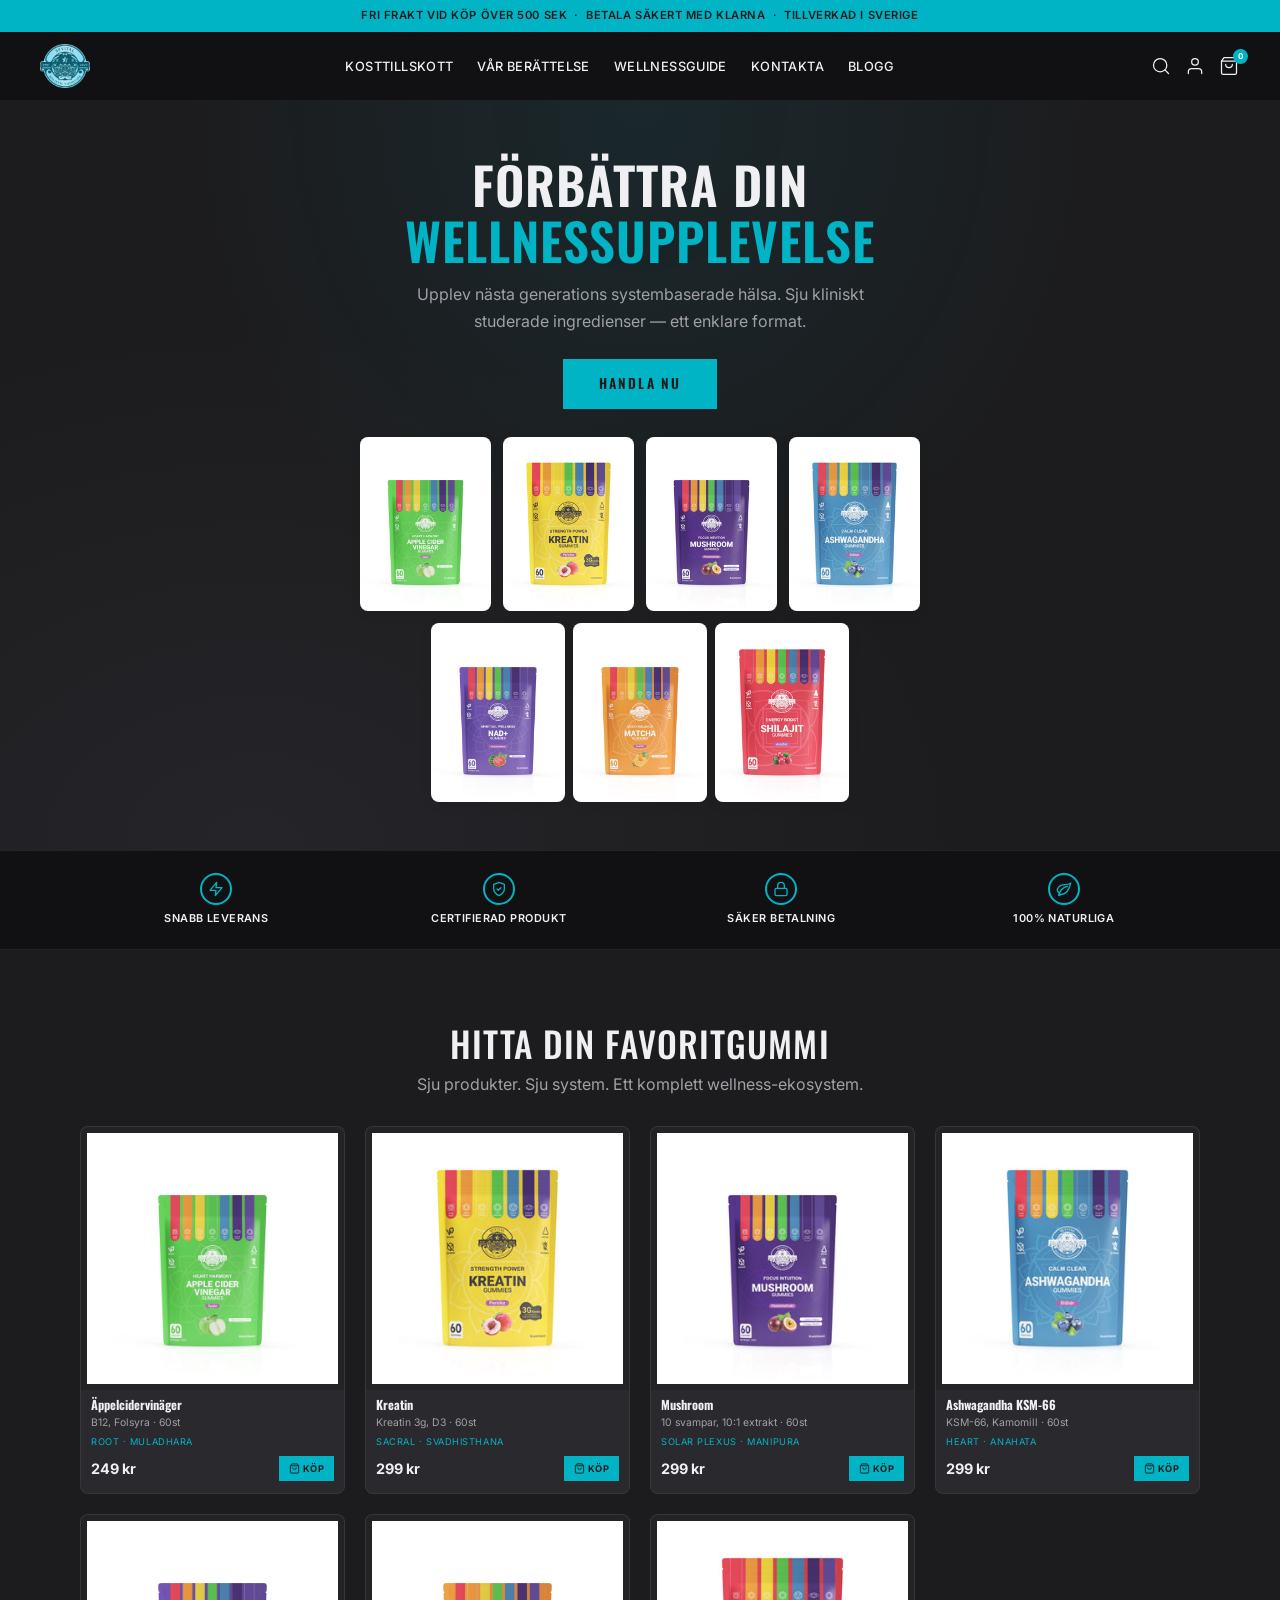
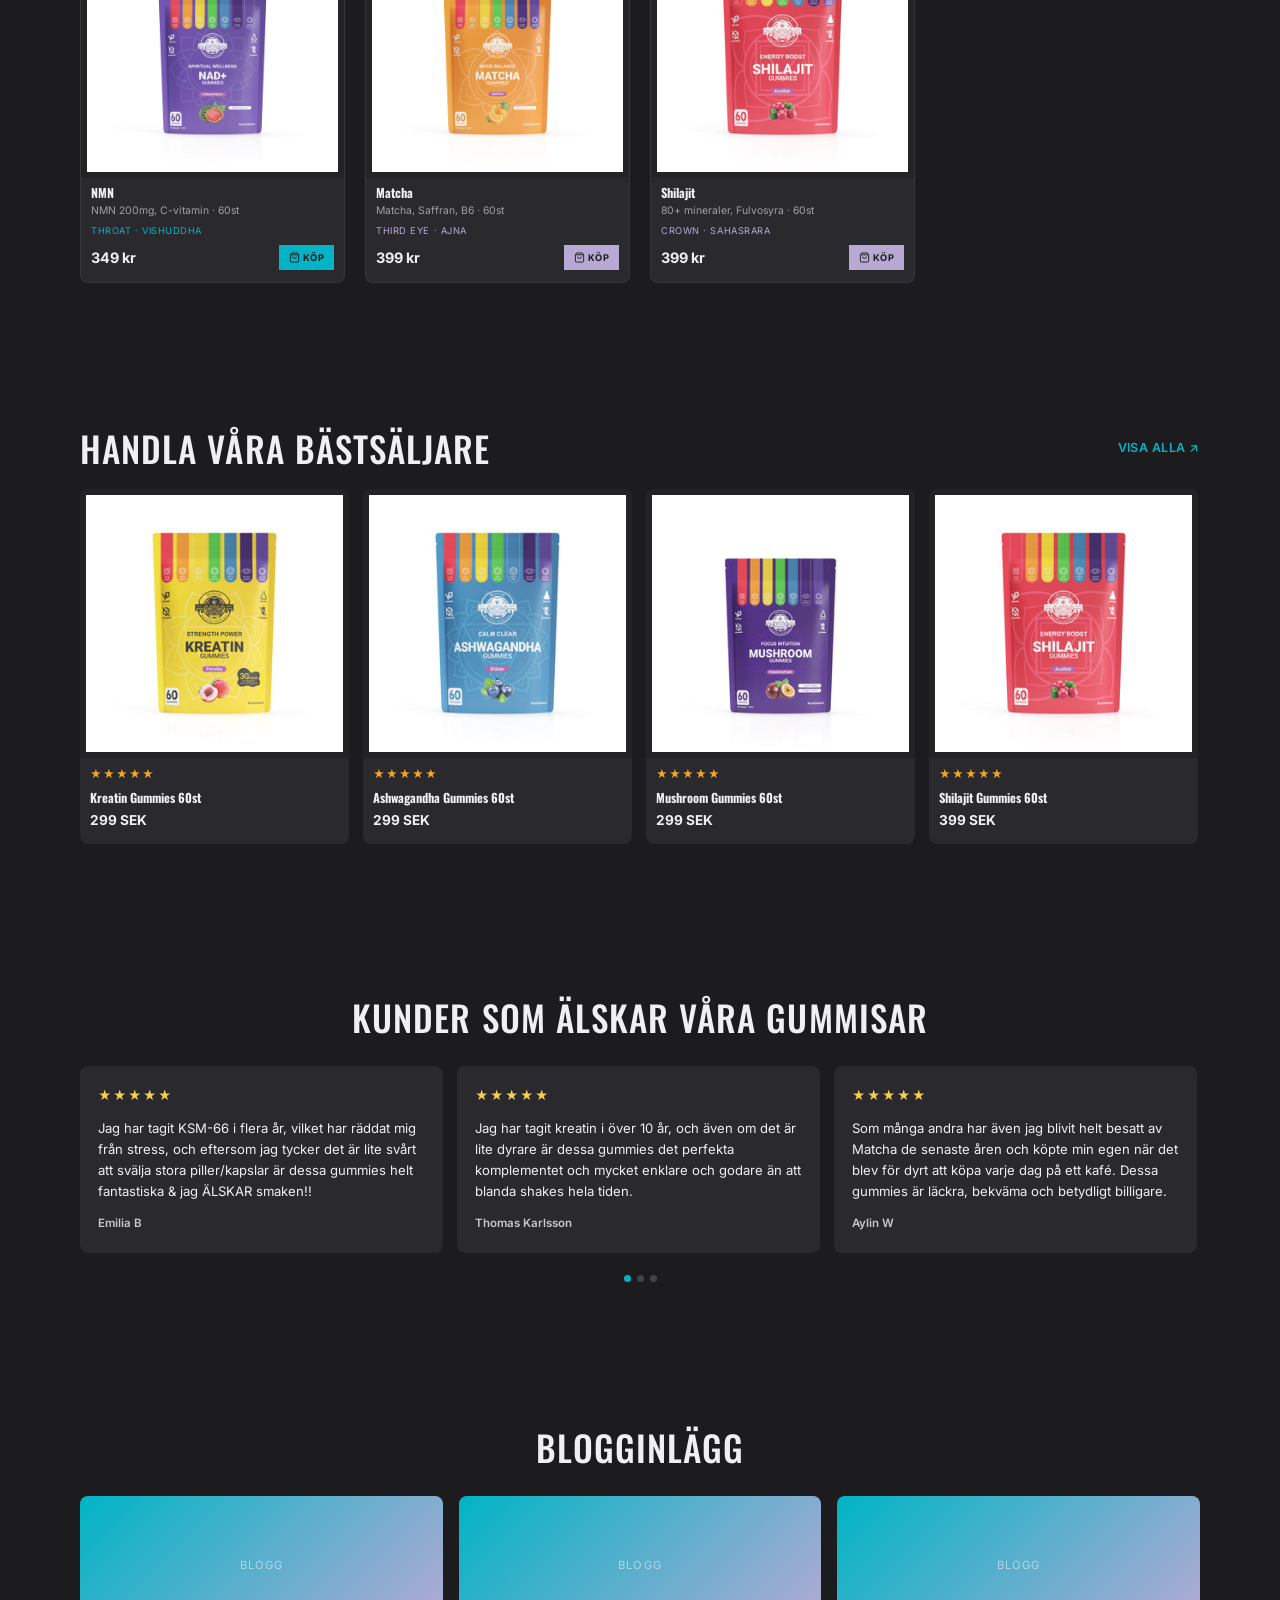
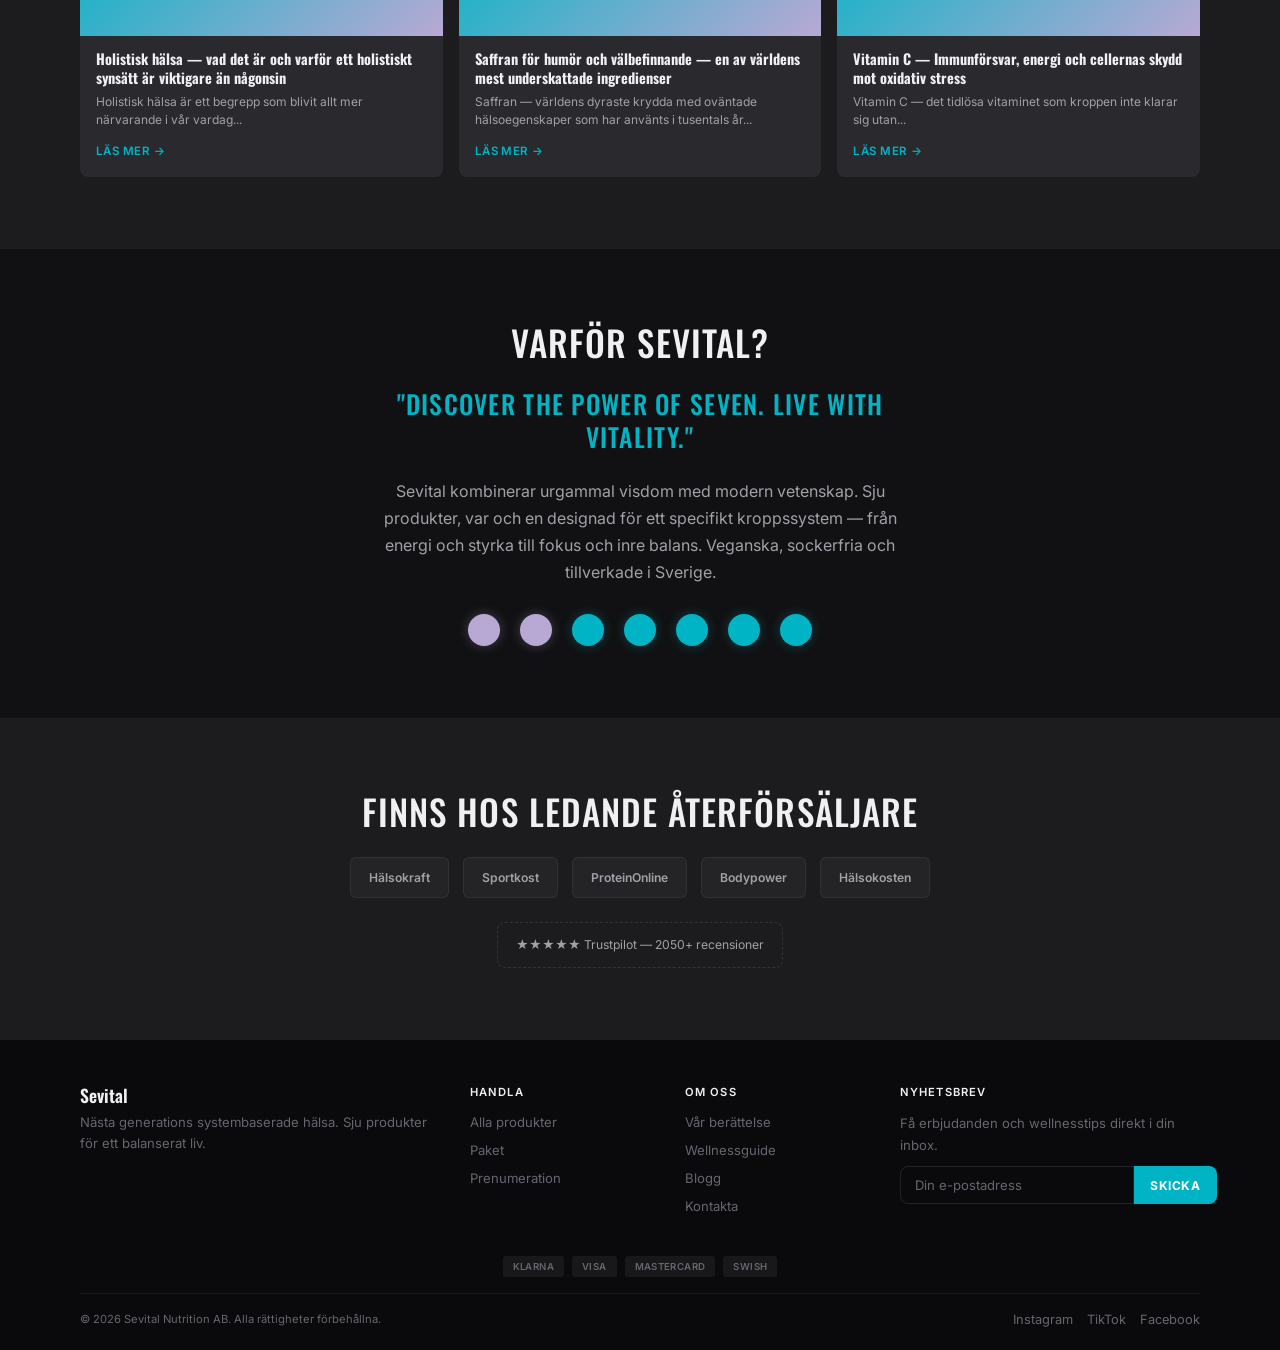
<file: variant-c-science.html>
<!DOCTYPE html>
<html lang="sv">
<head>
  <meta charset="UTF-8">
  <meta name="viewport" content="width=device-width, initial-scale=1.0">
  <title>Sevital — Variant C: Science-Forward</title>
  <link rel="stylesheet" href="shared.css">
  <link rel="stylesheet" href="variant-c-science.css">
</head>
<body>

  <!-- 1. ANNOUNCEMENT BAR -->
  <div class="announcement-bar">
    Fri frakt vid köp över 500 SEK &nbsp;·&nbsp; Betala säkert med Klarna &nbsp;·&nbsp; Tillverkad i Sverige
  </div>

  <!-- 1. NAV -->
  <nav class="nav">
    <a href="#" class="nav-logo"><img src="assets/logo.png" alt="Sevital"></a>
    <ul class="nav-links">
      <li><a href="#">Kosttillskott</a></li>
      <li><a href="#">Vår Berättelse</a></li>
      <li><a href="#">Wellnessguide</a></li>
      <li><a href="#">Kontakta</a></li>
      <li><a href="#">Blogg</a></li>
    </ul>
    <div class="nav-icons">
      <a href="#" class="nav-icon" aria-label="Sök"><svg viewBox="0 0 24 24"><circle cx="11" cy="11" r="8"/><path d="m21 21-4.3-4.3"/></svg></a>
      <a href="#" class="nav-icon" aria-label="Konto"><svg viewBox="0 0 24 24"><path d="M20 21v-2a4 4 0 0 0-4-4H8a4 4 0 0 0-4 4v2"/><circle cx="12" cy="7" r="4"/></svg></a>
      <a href="#" class="nav-icon" aria-label="Varukorg"><svg viewBox="0 0 24 24"><path d="M6 2 3 6v14a2 2 0 0 0 2 2h14a2 2 0 0 0 2-2V6l-3-4Z"/><path d="M3 6h18"/><path d="M16 10a4 4 0 0 1-8 0"/></svg><span class="cart-badge">0</span></a>
      <button class="nav-hamburger" aria-label="Meny"><span></span><span></span><span></span></button>
    </div>
  </nav>

  <!-- 2. HERO C: Grid 4+3 -->
  <section class="hero">
    <div class="hero-content">
      <h1>Förbättra din<br><span class="accent">wellnessupplevelse</span></h1>
      <p>Upplev nästa generations systembaserade hälsa. Sju kliniskt studerade ingredienser — ett enklare format.</p>
      <a href="#" class="hero-cta">Handla Nu</a>
      <div class="hero-grid">
        <div class="hero-grid-item"><img src="assets/acv.jpg" alt="ACV"></div>
        <div class="hero-grid-item"><img src="assets/kreatin.jpg" alt="Kreatin"></div>
        <div class="hero-grid-item"><img src="assets/mushroom.jpg" alt="Mushroom"></div>
        <div class="hero-grid-item"><img src="assets/ashwagandha.jpg" alt="Ashwagandha"></div>
        <div class="hero-grid-bottom">
          <div class="hero-grid-item"><img src="assets/nmn.jpg" alt="NMN"></div>
          <div class="hero-grid-item"><img src="assets/matcha.jpg" alt="Matcha"></div>
          <div class="hero-grid-item"><img src="assets/shilajit.jpg" alt="Shilajit"></div>
        </div>
      </div>
    </div>
  </section>

  <!-- 3. TRUST BAR -->
  <section class="trust-bar">
    <div class="container">
      <div class="trust-items">
        <div class="trust-item"><div class="trust-icon"><svg viewBox="0 0 24 24"><path d="M13 2 3 14h9l-1 8 10-12h-9l1-8z"/></svg></div><span class="trust-label">Snabb leverans</span></div>
        <div class="trust-item"><div class="trust-icon"><svg viewBox="0 0 24 24"><path d="M12 22s8-4 8-10V5l-8-3-8 3v7c0 6 8 10 8 10z"/><path d="m9 12 2 2 4-4"/></svg></div><span class="trust-label">Certifierad produkt</span></div>
        <div class="trust-item"><div class="trust-icon"><svg viewBox="0 0 24 24"><rect x="3" y="11" width="18" height="11" rx="2" ry="2"/><path d="M7 11V7a5 5 0 0 1 10 0v4"/></svg></div><span class="trust-label">Säker betalning</span></div>
        <div class="trust-item"><div class="trust-icon"><svg viewBox="0 0 24 24"><path d="M17 8C8 10 5.9 16.17 3.82 21.34l1.89.66.95-2.3c.48.17.98.3 1.34.3C19 20 22 3 22 3c-1 2-8 2.25-13 3.25S2 11.5 2 13.5s1.75 3.75 1.75 3.75"/></svg></div><span class="trust-label">100% Naturliga</span></div>
      </div>
    </div>
  </section>

  <!-- 4. PRODUCT GRID -->
  <section class="products section">
    <div class="container">
      <div class="section-header">
        <h2>Hitta din favoritgummi</h2>
        <p>Sju produkter. Sju system. Ett komplett wellness-ekosystem.</p>
      </div>
      <div class="product-grid">
        <div class="product-card" data-chakra="root"><div class="product-card-image"><img src="assets/acv.jpg" alt="ACV Gummies"></div><div class="product-card-info"><div class="product-card-name">Äppelcidervinäger</div><div class="product-card-desc">B12, Folsyra · 60st</div><div class="product-card-chakra">Root · Muladhara</div><div class="product-card-bottom"><span class="product-card-price">249 kr</span><button class="product-add-btn"><svg viewBox="0 0 24 24"><path d="M6 2 3 6v14a2 2 0 0 0 2 2h14a2 2 0 0 0 2-2V6l-3-4Z"/><path d="M3 6h18"/><path d="M16 10a4 4 0 0 1-8 0"/></svg>Köp</button></div></div></div>
        <div class="product-card" data-chakra="sacral"><div class="product-card-image"><img src="assets/kreatin.jpg" alt="Kreatin Gummies"></div><div class="product-card-info"><div class="product-card-name">Kreatin</div><div class="product-card-desc">Kreatin 3g, D3 · 60st</div><div class="product-card-chakra">Sacral · Svadhisthana</div><div class="product-card-bottom"><span class="product-card-price">299 kr</span><button class="product-add-btn"><svg viewBox="0 0 24 24"><path d="M6 2 3 6v14a2 2 0 0 0 2 2h14a2 2 0 0 0 2-2V6l-3-4Z"/><path d="M3 6h18"/><path d="M16 10a4 4 0 0 1-8 0"/></svg>Köp</button></div></div></div>
        <div class="product-card" data-chakra="solar"><div class="product-card-image"><img src="assets/mushroom.jpg" alt="Mushroom Gummies"></div><div class="product-card-info"><div class="product-card-name">Mushroom</div><div class="product-card-desc">10 svampar, 10:1 extrakt · 60st</div><div class="product-card-chakra">Solar Plexus · Manipura</div><div class="product-card-bottom"><span class="product-card-price">299 kr</span><button class="product-add-btn"><svg viewBox="0 0 24 24"><path d="M6 2 3 6v14a2 2 0 0 0 2 2h14a2 2 0 0 0 2-2V6l-3-4Z"/><path d="M3 6h18"/><path d="M16 10a4 4 0 0 1-8 0"/></svg>Köp</button></div></div></div>
        <div class="product-card" data-chakra="heart"><div class="product-card-image"><img src="assets/ashwagandha.jpg" alt="Ashwagandha Gummies"></div><div class="product-card-info"><div class="product-card-name">Ashwagandha KSM-66</div><div class="product-card-desc">KSM-66, Kamomill · 60st</div><div class="product-card-chakra">Heart · Anahata</div><div class="product-card-bottom"><span class="product-card-price">299 kr</span><button class="product-add-btn"><svg viewBox="0 0 24 24"><path d="M6 2 3 6v14a2 2 0 0 0 2 2h14a2 2 0 0 0 2-2V6l-3-4Z"/><path d="M3 6h18"/><path d="M16 10a4 4 0 0 1-8 0"/></svg>Köp</button></div></div></div>
        <div class="product-card" data-chakra="throat"><div class="product-card-image"><img src="assets/nmn.jpg" alt="NMN Gummies"></div><div class="product-card-info"><div class="product-card-name">NMN</div><div class="product-card-desc">NMN 200mg, C-vitamin · 60st</div><div class="product-card-chakra">Throat · Vishuddha</div><div class="product-card-bottom"><span class="product-card-price">349 kr</span><button class="product-add-btn"><svg viewBox="0 0 24 24"><path d="M6 2 3 6v14a2 2 0 0 0 2 2h14a2 2 0 0 0 2-2V6l-3-4Z"/><path d="M3 6h18"/><path d="M16 10a4 4 0 0 1-8 0"/></svg>Köp</button></div></div></div>
        <div class="product-card" data-chakra="third-eye"><div class="product-card-image"><img src="assets/matcha.jpg" alt="Matcha Gummies"></div><div class="product-card-info"><div class="product-card-name">Matcha</div><div class="product-card-desc">Matcha, Saffran, B6 · 60st</div><div class="product-card-chakra">Third Eye · Ajna</div><div class="product-card-bottom"><span class="product-card-price">399 kr</span><button class="product-add-btn"><svg viewBox="0 0 24 24"><path d="M6 2 3 6v14a2 2 0 0 0 2 2h14a2 2 0 0 0 2-2V6l-3-4Z"/><path d="M3 6h18"/><path d="M16 10a4 4 0 0 1-8 0"/></svg>Köp</button></div></div></div>
        <div class="product-card" data-chakra="crown"><div class="product-card-image"><img src="assets/shilajit.jpg" alt="Shilajit Gummies"></div><div class="product-card-info"><div class="product-card-name">Shilajit</div><div class="product-card-desc">80+ mineraler, Fulvosyra · 60st</div><div class="product-card-chakra">Crown · Sahasrara</div><div class="product-card-bottom"><span class="product-card-price">399 kr</span><button class="product-add-btn"><svg viewBox="0 0 24 24"><path d="M6 2 3 6v14a2 2 0 0 0 2 2h14a2 2 0 0 0 2-2V6l-3-4Z"/><path d="M3 6h18"/><path d="M16 10a4 4 0 0 1-8 0"/></svg>Köp</button></div></div></div>
      </div>
    </div>
  </section>

  <!-- 5. BESTSELLERS -->
  <section class="bestsellers section">
    <div class="container">
      <div class="bestsellers-header">
        <h2>Handla våra <span class="accent">bästsäljare</span></h2>
        <a href="#" class="view-all">Visa alla &nearr;</a>
      </div>
      <div class="bestsellers-grid">
        <div class="bestseller-card"><div class="bestseller-card-image"><img src="assets/kreatin.jpg" alt="Kreatin"></div><div class="bestseller-card-info"><div class="bestseller-stars">★★★★★</div><div class="bestseller-name">Kreatin Gummies 60st</div><div class="bestseller-price">299 SEK</div></div></div>
        <div class="bestseller-card"><div class="bestseller-card-image"><img src="assets/ashwagandha.jpg" alt="Ashwagandha"></div><div class="bestseller-card-info"><div class="bestseller-stars">★★★★★</div><div class="bestseller-name">Ashwagandha Gummies 60st</div><div class="bestseller-price">299 SEK</div></div></div>
        <div class="bestseller-card"><div class="bestseller-card-image"><img src="assets/mushroom.jpg" alt="Mushroom"></div><div class="bestseller-card-info"><div class="bestseller-stars">★★★★★</div><div class="bestseller-name">Mushroom Gummies 60st</div><div class="bestseller-price">299 SEK</div></div></div>
        <div class="bestseller-card"><div class="bestseller-card-image"><img src="assets/shilajit.jpg" alt="Shilajit"></div><div class="bestseller-card-info"><div class="bestseller-stars">★★★★★</div><div class="bestseller-name">Shilajit Gummies 60st</div><div class="bestseller-price">399 SEK</div></div></div>
      </div>
    </div>
  </section>

  <!-- 6. CUSTOMER REVIEWS -->
  <section class="reviews section">
    <div class="container">
      <div class="section-header">
        <h2>Kunder som älskar <span class="accent">våra gummisar</span></h2>
      </div>
      <div class="reviews-grid">
        <div class="review-card">
          <div class="review-stars">★★★★★</div>
          <p class="review-text">Jag har tagit KSM-66 i flera år, vilket har räddat mig från stress, och eftersom jag tycker det är lite svårt att svälja stora piller/kapslar är dessa gummies helt fantastiska &amp; jag ÄLSKAR smaken!!</p>
          <span class="review-author">Emilia B</span>
        </div>
        <div class="review-card">
          <div class="review-stars">★★★★★</div>
          <p class="review-text">Jag har tagit kreatin i över 10 år, och även om det är lite dyrare är dessa gummies det perfekta komplementet och mycket enklare och godare än att blanda shakes hela tiden.</p>
          <span class="review-author">Thomas Karlsson</span>
        </div>
        <div class="review-card">
          <div class="review-stars">★★★★★</div>
          <p class="review-text">Som många andra har även jag blivit helt besatt av Matcha de senaste åren och köpte min egen när det blev för dyrt att köpa varje dag på ett kafé. Dessa gummies är läckra, bekväma och betydligt billigare.</p>
          <span class="review-author">Aylin W</span>
        </div>
      </div>
      <div class="review-dots"><span class="active"></span><span></span><span></span></div>
    </div>
  </section>

  <!-- 7. BLOG -->
  <section class="blog section">
    <div class="container">
      <div class="section-header">
        <h2>Blogginlägg</h2>
      </div>
      <div class="blog-grid">
        <div class="blog-card"><div class="blog-card-image">Blogg</div><div class="blog-card-info"><h3 class="blog-card-title">Holistisk hälsa — vad det är och varför ett holistiskt synsätt är viktigare än någonsin</h3><p class="blog-card-excerpt">Holistisk hälsa är ett begrepp som blivit allt mer närvarande i vår vardag...</p><a href="#" class="blog-card-link">Läs mer →</a></div></div>
        <div class="blog-card"><div class="blog-card-image">Blogg</div><div class="blog-card-info"><h3 class="blog-card-title">Saffran för humör och välbefinnande — en av världens mest underskattade ingredienser</h3><p class="blog-card-excerpt">Saffran — världens dyraste krydda med oväntade hälsoegenskaper som har använts i tusentals år...</p><a href="#" class="blog-card-link">Läs mer →</a></div></div>
        <div class="blog-card"><div class="blog-card-image">Blogg</div><div class="blog-card-info"><h3 class="blog-card-title">Vitamin C — Immunförsvar, energi och cellernas skydd mot oxidativ stress</h3><p class="blog-card-excerpt">Vitamin C — det tidlösa vitaminet som kroppen inte klarar sig utan...</p><a href="#" class="blog-card-link">Läs mer →</a></div></div>
      </div>
    </div>
  </section>

  <!-- 8. BRAND STORY -->
  <section class="brand-story section">
    <div class="container">
      <h2>Varför Sevital?</h2>
      <p class="pull-quote">"Discover the Power of Seven. Live with Vitality."</p>
      <p class="brand-story-text">Sevital kombinerar urgammal visdom med modern vetenskap. Sju produkter, var och en designad för ett specifikt kroppssystem — från energi och styrka till fokus och inre balans. Veganska, sockerfria och tillverkade i Sverige.</p>
      <div class="chakra-dots">
        <div class="chakra-dot-row"><div class="chakra-dot" style="background:#8B6FA3"></div><span class="chakra-dot-label">Crown — Energi</span></div>
        <div class="chakra-dot-row"><div class="chakra-dot" style="background:#5C6094"></div><span class="chakra-dot-label">Third Eye — Fokus</span></div>
        <div class="chakra-dot-row"><div class="chakra-dot" style="background:#5BA4B5"></div><span class="chakra-dot-label">Throat — Förnyelse</span></div>
        <div class="chakra-dot-row"><div class="chakra-dot" style="background:#6B9E7D"></div><span class="chakra-dot-label">Heart — Balans</span></div>
        <div class="chakra-dot-row"><div class="chakra-dot" style="background:#D4A843"></div><span class="chakra-dot-label">Solar — Vitalitet</span></div>
        <div class="chakra-dot-row"><div class="chakra-dot" style="background:#E09B3D"></div><span class="chakra-dot-label">Sacral — Styrka</span></div>
        <div class="chakra-dot-row"><div class="chakra-dot" style="background:#C4654A"></div><span class="chakra-dot-label">Root — Stabilitet</span></div>
      </div>
    </div>
  </section>

  <!-- 9. SOCIAL PROOF -->
  <section class="social-proof section">
    <div class="container">
      <h2>Finns hos ledande <span class="accent">återförsäljare</span></h2>
      <div class="partner-logos">
        <div class="partner-logo">Hälsokraft</div>
        <div class="partner-logo">Sportkost</div>
        <div class="partner-logo">ProteinOnline</div>
        <div class="partner-logo">Bodypower</div>
        <div class="partner-logo">Hälsokosten</div>
      </div>
      <div class="trustpilot-placeholder">★★★★★ Trustpilot — 2050+ recensioner</div>
    </div>
  </section>

  <!-- 10. FOOTER -->
  <footer class="footer">
    <div class="container">
      <div class="footer-grid">
        <div class="footer-brand"><h3>Sevital</h3><p>Nästa generations systembaserade hälsa. Sju produkter för ett balanserat liv.</p></div>
        <div class="footer-col"><h4>Handla</h4><a href="#">Alla produkter</a><a href="#">Paket</a><a href="#">Prenumeration</a></div>
        <div class="footer-col"><h4>Om oss</h4><a href="#">Vår berättelse</a><a href="#">Wellnessguide</a><a href="#">Blogg</a><a href="#">Kontakta</a></div>
        <div class="footer-col"><h4>Nyhetsbrev</h4><p style="font-size:0.82rem;margin-bottom:10px;color:var(--footer-text)">Få erbjudanden och wellnesstips direkt i din inbox.</p><div class="footer-newsletter"><input type="email" placeholder="Din e-postadress"><button>Skicka</button></div></div>
      </div>
      <div class="footer-payments"><span class="payment-badge">Klarna</span><span class="payment-badge">Visa</span><span class="payment-badge">Mastercard</span><span class="payment-badge">Swish</span></div>
      <div class="footer-bottom"><span>© 2026 Sevital Nutrition AB. Alla rättigheter förbehållna.</span><div class="footer-social"><a href="#">Instagram</a><a href="#">TikTok</a><a href="#">Facebook</a></div></div>
    </div>
  </footer>

</body>
</html>
</file>
<file: shared.css>
/* ============================================
   Sevital Homepage Mockup v3 — Shared Layout
   Mobile-first (375px → 1024px+)
   10 sections, realistic e-commerce
   ============================================ */

/* --- Reset & Base --- */
*, *::before, *::after { margin: 0; padding: 0; box-sizing: border-box; }

html {
  font-size: 16px;
  -webkit-font-smoothing: antialiased;
  -moz-osx-font-smoothing: grayscale;
  scroll-behavior: smooth;
}

body {
  font-family: var(--font-body), sans-serif;
  color: var(--text-primary);
  background-color: var(--bg-base);
  line-height: 1.6;
  overflow-x: hidden;
}

img { max-width: 100%; display: block; }
a { color: inherit; text-decoration: none; }
button { cursor: pointer; border: none; font-family: inherit; }
ul { list-style: none; }

/* --- Typography --- */
h1 {
  font-family: var(--font-display), serif;
  font-size: clamp(1.8rem, 5.5vw, 3.2rem);
  font-weight: 700;
  line-height: 1.1;
  letter-spacing: -0.02em;
}
h2 {
  font-family: var(--font-display), serif;
  font-size: clamp(1.4rem, 3.5vw, 2.2rem);
  font-weight: 700;
  line-height: 1.2;
  letter-spacing: -0.01em;
}
h3 {
  font-family: var(--font-display), serif;
  font-size: clamp(1rem, 2.5vw, 1.4rem);
  font-weight: 600;
  line-height: 1.3;
}
p {
  font-size: clamp(0.88rem, 2vw, 1rem);
  line-height: 1.7;
  color: var(--text-secondary);
}

/* --- Containers --- */
.container { width: 100%; max-width: 1200px; margin: 0 auto; padding: 0 20px; }
.section { padding: 48px 0; }
.section-header { text-align: center; margin-bottom: 28px; }
.section-header h2 { margin-bottom: 6px; }
.section-header p { max-width: 500px; margin: 0 auto; }

@media (min-width: 1024px) {
  .container { padding: 0 40px; }
  .section { padding: 72px 0; }
}

/* ============================================
   1. ANNOUNCEMENT BAR + NAV
   ============================================ */
.announcement-bar {
  background: var(--accent-1);
  color: var(--announcement-text, #fff);
  text-align: center;
  padding: 7px 16px;
  font-size: 0.7rem;
  font-weight: 500;
  letter-spacing: 0.05em;
  text-transform: uppercase;
  white-space: nowrap;
  overflow: hidden;
}
.nav {
  position: sticky; top: 0; z-index: 100;
  background: var(--nav-bg);
  padding: 10px 16px;
  display: flex; align-items: center; justify-content: space-between;
}
.nav-logo { height: 38px; width: auto; }
.nav-logo img { height: 100%; width: auto; object-fit: contain; }
.nav-links { display: none; gap: 24px; }
.nav-links a {
  color: var(--nav-text, #fff);
  font-size: 0.8rem; font-weight: 500;
  letter-spacing: 0.03em; text-transform: uppercase;
  transition: opacity 0.2s;
}
.nav-links a:hover { opacity: 0.7; }
.nav-icons { display: flex; gap: 12px; align-items: center; }
.nav-icon {
  width: 22px; height: 22px;
  display: flex; align-items: center; justify-content: center;
  color: var(--nav-text, #fff); position: relative;
}
.nav-icon svg {
  width: 20px; height: 20px;
  stroke: currentColor; fill: none;
  stroke-width: 1.5; stroke-linecap: round; stroke-linejoin: round;
}
.cart-badge {
  position: absolute; top: -6px; right: -8px;
  background: var(--accent-1); color: #fff;
  font-size: 0.5rem; font-weight: 700;
  width: 15px; height: 15px; border-radius: 50%;
  display: flex; align-items: center; justify-content: center;
}
.nav-hamburger {
  display: flex; flex-direction: column; gap: 5px;
  background: none; padding: 4px;
}
.nav-hamburger span {
  display: block; width: 20px; height: 1.5px;
  background: var(--nav-text, #fff); border-radius: 1px;
}

@media (min-width: 1024px) {
  .nav { padding: 12px 40px; }
  .nav-logo { height: 44px; }
  .nav-links { display: flex; }
  .nav-hamburger { display: none; }
}

/* ============================================
   2. HERO (base — variants override)
   ============================================ */
.hero {
  display: flex; flex-direction: column;
  justify-content: center; align-items: center;
  text-align: center;
  padding: 40px 20px 36px;
  position: relative; overflow: hidden;
  background: var(--hero-bg, var(--bg-base));
}
.hero::before {
  content: ''; position: absolute; inset: 0;
  background: var(--hero-overlay, transparent); z-index: 1;
}
.hero-content { position: relative; z-index: 2; max-width: 640px; width: 100%; }
.hero h1 { margin-bottom: 12px; color: var(--hero-text, var(--text-primary)); }
.hero h1 .accent { color: var(--accent-1); }
.hero p {
  margin-bottom: 24px;
  color: var(--hero-text-secondary, var(--text-secondary));
  max-width: 480px; margin-left: auto; margin-right: auto;
}
.hero-cta {
  display: inline-block;
  background: var(--cta-bg); color: var(--cta-text);
  padding: 14px 36px; font-size: 0.85rem; font-weight: 700;
  letter-spacing: 0.12em; text-transform: uppercase;
  border-radius: var(--cta-radius, 0);
  transition: transform 0.2s, box-shadow 0.2s;
  min-height: 48px;
}
.hero-cta:hover { transform: translateY(-2px); box-shadow: 0 8px 24px rgba(0,0,0,0.15); }

/* --- Hero A: Featured product + lineup --- */
.hero-featured { margin-top: 28px; position: relative; z-index: 2; }
.hero-featured-main {
  width: 140px; height: 180px; margin: 0 auto 16px;
  border-radius: 10px; overflow: hidden;
  box-shadow: 0 8px 28px rgba(0,0,0,0.12);
  background: var(--card-bg, #fff);
}
.hero-featured-main img { width: 100%; height: 100%; object-fit: cover; }
.hero-featured-row {
  display: flex; gap: 6px; justify-content: center; flex-wrap: wrap;
}
.hero-featured-thumb {
  width: 48px; height: 60px; border-radius: 6px; overflow: hidden;
  box-shadow: 0 3px 10px rgba(0,0,0,0.08);
  background: var(--card-bg, #fff);
  transition: transform 0.2s;
}
.hero-featured-thumb:hover { transform: translateY(-3px); }
.hero-featured-thumb img { width: 100%; height: 100%; object-fit: cover; }

/* --- Hero B: Carousel --- */
.hero-carousel {
  margin-top: 28px; position: relative; z-index: 2;
  width: 100%; overflow: hidden;
}
.hero-carousel-track {
  display: flex; gap: 12px;
  overflow-x: auto; scroll-snap-type: x mandatory;
  -webkit-overflow-scrolling: touch;
  padding: 0 20px 12px;
  scrollbar-width: none;
}
.hero-carousel-track::-webkit-scrollbar { display: none; }
.hero-carousel-card {
  flex: 0 0 150px; scroll-snap-align: start;
  background: var(--card-bg, #fff);
  border-radius: var(--card-radius, 10px);
  overflow: hidden; box-shadow: 0 4px 16px rgba(0,0,0,0.08);
  transition: transform 0.2s;
}
.hero-carousel-card:hover { transform: translateY(-3px); }
.hero-carousel-card img { width: 100%; aspect-ratio: 4/5; object-fit: cover; }
.hero-carousel-card .card-label {
  padding: 8px 10px; font-size: 0.72rem; font-weight: 600;
  color: var(--text-primary); text-align: center;
}
.hero-carousel-dots {
  display: flex; gap: 6px; justify-content: center; margin-top: 12px;
}
.hero-carousel-dots span {
  width: 7px; height: 7px; border-radius: 50%;
  background: var(--text-secondary); opacity: 0.3;
}
.hero-carousel-dots span.active { opacity: 1; background: var(--accent-1); }

/* --- Hero C: Grid 4+3 --- */
.hero-grid {
  margin-top: 28px; position: relative; z-index: 2;
  display: grid; grid-template-columns: repeat(4, 1fr);
  gap: 8px; max-width: 420px; margin-left: auto; margin-right: auto;
}
.hero-grid-item {
  border-radius: 8px; overflow: hidden;
  background: var(--card-bg, #fff);
  box-shadow: 0 3px 12px rgba(0,0,0,0.08);
  transition: transform 0.2s;
}
.hero-grid-item:hover { transform: translateY(-3px); }
.hero-grid-item img { width: 100%; aspect-ratio: 3/4; object-fit: cover; }
/* Center last 3 items */
.hero-grid-bottom {
  display: flex; gap: 8px; justify-content: center;
  grid-column: 1 / -1;
}
.hero-grid-bottom .hero-grid-item { flex: 0 0 calc(25% - 6px); }

@media (min-width: 1024px) {
  .hero { padding: 56px 40px 48px; }
  .hero-featured-main { width: 180px; height: 230px; }
  .hero-featured-thumb { width: 60px; height: 76px; }
  .hero-featured-row { gap: 10px; }
  .hero-carousel-card { flex: 0 0 170px; }
  .hero-grid { max-width: 560px; gap: 12px; }
}

/* ============================================
   3. TRUST BAR
   ============================================ */
.trust-bar {
  background: var(--trust-bg, var(--bg-base));
  border-top: 1px solid var(--border-color, rgba(0,0,0,0.08));
  border-bottom: 1px solid var(--border-color, rgba(0,0,0,0.08));
  padding: 16px 0;
}
.trust-items { display: grid; grid-template-columns: repeat(2, 1fr); gap: 10px; text-align: center; }
.trust-item { display: flex; flex-direction: column; align-items: center; gap: 5px; padding: 6px; }
.trust-icon {
  width: 32px; height: 32px; border-radius: 50%;
  background: var(--trust-icon-bg, var(--accent-1));
  display: flex; align-items: center; justify-content: center;
  color: var(--trust-icon-color, #fff);
}
.trust-icon svg {
  width: 16px; height: 16px;
  stroke: currentColor; fill: none;
  stroke-width: 2; stroke-linecap: round; stroke-linejoin: round;
}
.trust-label {
  font-size: 0.68rem; font-weight: 600;
  color: var(--text-primary);
  text-transform: uppercase; letter-spacing: 0.04em;
}
@media (min-width: 1024px) {
  .trust-items { grid-template-columns: repeat(4, 1fr); }
}

/* ============================================
   4. PRODUCT GRID
   ============================================ */
.products { background: var(--products-bg, var(--bg-base)); }
.product-grid { display: grid; grid-template-columns: repeat(2, 1fr); gap: 12px; }
.product-card:nth-child(7) { grid-column: 1 / -1; max-width: 50%; justify-self: center; }
.product-card {
  background: var(--card-bg, #fff);
  border-radius: var(--card-radius, 10px);
  overflow: hidden;
  transition: transform 0.2s, box-shadow 0.2s;
  border: 2px solid var(--card-border, transparent);
  display: flex; flex-direction: column;
}
.product-card:hover { transform: translateY(-3px); box-shadow: 0 10px 28px rgba(0,0,0,0.08); }
.product-card-image {
  aspect-ratio: 1;
  display: flex; align-items: center; justify-content: center;
  overflow: hidden; background: var(--card-image-bg, #f8f8f8);
  padding: 6px;
}
.product-card-image img { width: 100%; height: 100%; object-fit: contain; }
.product-card-info {
  padding: 8px 10px 12px;
  text-align: left; display: flex; flex-direction: column; flex: 1;
}
.product-card-name {
  font-family: var(--font-display), serif;
  font-size: 0.78rem; font-weight: 700;
  color: var(--text-primary); margin-bottom: 2px; line-height: 1.2;
}
.product-card-desc { font-size: 0.65rem; color: var(--text-secondary); margin-bottom: 4px; }
.product-card-chakra {
  font-size: 0.58rem; text-transform: uppercase;
  letter-spacing: 0.06em; color: var(--text-secondary); margin-bottom: 6px;
}
.product-card-bottom {
  display: flex; align-items: center; justify-content: space-between;
  margin-top: auto; gap: 6px;
}
.product-card-price { font-size: 0.9rem; font-weight: 700; color: var(--text-primary); }
.product-add-btn {
  background: var(--cta-bg); color: var(--cta-text);
  font-size: 0.58rem; font-weight: 700;
  padding: 7px 10px; border-radius: var(--btn-radius, 4px);
  text-transform: uppercase; letter-spacing: 0.05em;
  white-space: nowrap; transition: opacity 0.2s;
  display: flex; align-items: center; gap: 3px;
}
.product-add-btn:hover { opacity: 0.9; }
.product-add-btn svg {
  width: 11px; height: 11px;
  stroke: currentColor; fill: none; stroke-width: 2;
}
@media (min-width: 768px) {
  .product-grid { grid-template-columns: repeat(3, 1fr); gap: 18px; }
  .product-card:nth-child(7) { grid-column: auto; max-width: 100%; justify-self: auto; }
}
@media (min-width: 1024px) {
  .product-grid { grid-template-columns: repeat(4, 1fr); gap: 20px; }
}

/* ============================================
   5. BESTSELLERS
   ============================================ */
.bestsellers { background: var(--bg-base); }
.bestsellers-header {
  display: flex; justify-content: space-between; align-items: center;
  margin-bottom: 20px; padding: 0;
}
.bestsellers-header h2 { margin: 0; }
.bestsellers-header .view-all {
  font-size: 0.78rem; font-weight: 600;
  color: var(--accent-1); text-transform: uppercase;
  letter-spacing: 0.04em; white-space: nowrap;
}
.bestsellers-grid {
  display: flex; gap: 14px;
  overflow-x: auto; scroll-snap-type: x mandatory;
  -webkit-overflow-scrolling: touch;
  padding-bottom: 8px;
  scrollbar-width: none;
}
.bestsellers-grid::-webkit-scrollbar { display: none; }
.bestseller-card {
  flex: 0 0 calc(50% - 7px); scroll-snap-align: start;
  background: var(--card-bg, #fff);
  border-radius: var(--card-radius, 10px);
  overflow: hidden;
  transition: transform 0.2s;
}
.bestseller-card:hover { transform: translateY(-3px); box-shadow: 0 8px 24px rgba(0,0,0,0.08); }
.bestseller-card-image {
  aspect-ratio: 1; overflow: hidden;
  background: var(--card-image-bg, #f8f8f8);
  padding: 6px;
}
.bestseller-card-image img { width: 100%; height: 100%; object-fit: contain; }
.bestseller-card-info { padding: 8px 10px 12px; }
.bestseller-stars { color: #F5A623; font-size: 0.7rem; margin-bottom: 4px; letter-spacing: 1px; }
.bestseller-name {
  font-family: var(--font-display), serif;
  font-size: 0.78rem; font-weight: 700;
  color: var(--text-primary); margin-bottom: 2px;
}
.bestseller-price { font-size: 0.85rem; font-weight: 700; color: var(--text-primary); }

@media (min-width: 768px) {
  .bestseller-card { flex: 0 0 calc(33.3% - 10px); }
}
@media (min-width: 1024px) {
  .bestseller-card { flex: 0 0 calc(25% - 11px); }
  .bestsellers-grid { overflow: visible; flex-wrap: wrap; }
}

/* ============================================
   6. CUSTOMER REVIEWS
   ============================================ */
.reviews { background: var(--review-bg, var(--bg-base)); }
.reviews-grid {
  display: flex; gap: 14px;
  overflow-x: auto; scroll-snap-type: x mandatory;
  -webkit-overflow-scrolling: touch;
  padding-bottom: 8px;
  scrollbar-width: none;
}
.reviews-grid::-webkit-scrollbar { display: none; }
.review-card {
  flex: 0 0 calc(85% - 7px); scroll-snap-align: start;
  background: var(--review-card-bg, var(--accent-1));
  color: var(--review-card-text, #fff);
  border-radius: var(--card-radius, 10px);
  padding: 20px 18px;
  display: flex; flex-direction: column; gap: 12px;
  min-height: 180px;
}
.review-stars { color: #F5D04E; font-size: 0.8rem; letter-spacing: 2px; }
.review-text {
  font-size: 0.82rem; line-height: 1.6;
  color: var(--review-card-text, #fff);
  flex: 1;
}
.review-author {
  font-size: 0.72rem; font-weight: 600;
  color: var(--review-card-text, #fff);
  opacity: 0.8;
}
.review-dots {
  display: flex; gap: 6px; justify-content: center; margin-top: 14px;
}
.review-dots span {
  width: 7px; height: 7px; border-radius: 50%;
  background: var(--text-secondary); opacity: 0.3;
}
.review-dots span.active { opacity: 1; background: var(--accent-1); }

@media (min-width: 768px) {
  .review-card { flex: 0 0 calc(50% - 7px); }
}
@media (min-width: 1024px) {
  .reviews-grid { overflow: visible; flex-wrap: wrap; }
  .review-card { flex: 0 0 calc(33.3% - 10px); }
}

/* ============================================
   7. BLOG
   ============================================ */
.blog { background: var(--bg-base); }
.blog-grid {
  display: grid; grid-template-columns: 1fr;
  gap: 16px;
}
.blog-card {
  background: var(--card-bg, #fff);
  border-radius: var(--card-radius, 10px);
  overflow: hidden;
  transition: transform 0.2s;
}
.blog-card:hover { transform: translateY(-3px); box-shadow: 0 8px 24px rgba(0,0,0,0.06); }
.blog-card-image {
  height: 140px;
  background: var(--blog-img-bg, linear-gradient(135deg, var(--accent-1), var(--accent-2)));
  display: flex; align-items: center; justify-content: center;
  color: rgba(255,255,255,0.5); font-size: 0.7rem;
  text-transform: uppercase; letter-spacing: 0.1em;
}
.blog-card-info { padding: 14px 16px; }
.blog-card-title {
  font-family: var(--font-display), serif;
  font-size: 0.9rem; font-weight: 700;
  color: var(--text-primary); margin-bottom: 6px; line-height: 1.3;
}
.blog-card-excerpt {
  font-size: 0.75rem; color: var(--text-secondary);
  line-height: 1.5; margin-bottom: 8px;
  display: -webkit-box; -webkit-line-clamp: 2;
  -webkit-box-orient: vertical; overflow: hidden;
}
.blog-card-link {
  font-size: 0.72rem; font-weight: 600;
  color: var(--accent-1); text-transform: uppercase;
  letter-spacing: 0.04em;
}
@media (min-width: 768px) {
  .blog-grid { grid-template-columns: repeat(3, 1fr); }
}

/* ============================================
   8. BRAND STORY
   ============================================ */
.brand-story { text-align: center; background: var(--story-bg, var(--bg-base)); }
.brand-story h2 { margin-bottom: 16px; }
.brand-story-text { max-width: 540px; margin: 0 auto 28px; }
.chakra-dots { display: flex; flex-direction: column; align-items: center; gap: 7px; }
.chakra-dot-row { display: flex; align-items: center; gap: 10px; }
.chakra-dot {
  width: 26px; height: 26px; border-radius: 50%;
  transition: transform 0.3s;
}
.chakra-dot:hover { transform: scale(1.3); }
.chakra-dot-label {
  font-size: 0.68rem; color: var(--text-secondary);
  font-weight: 500; min-width: 100px; text-align: left;
}
@media (min-width: 1024px) {
  .chakra-dots { flex-direction: row; justify-content: center; gap: 20px; }
  .chakra-dot { width: 32px; height: 32px; }
  .chakra-dot-label { display: none; }
}

/* ============================================
   9. SOCIAL PROOF
   ============================================ */
.social-proof { background: var(--proof-bg, var(--bg-base)); text-align: center; }
.social-proof h2 { margin-bottom: 24px; }
.partner-logos {
  display: flex; gap: 14px;
  overflow-x: auto; scroll-snap-type: x mandatory;
  -webkit-overflow-scrolling: touch;
  padding: 0 20px 12px; justify-content: flex-start;
}
.partner-logo {
  flex: 0 0 auto; scroll-snap-align: start;
  padding: 10px 18px;
  background: var(--logo-bg, rgba(0,0,0,0.04));
  border-radius: 6px; font-size: 0.76rem; font-weight: 600;
  color: var(--text-secondary); white-space: nowrap;
}
.trustpilot-placeholder {
  margin-top: 24px; padding: 12px 18px;
  border: 1px dashed var(--border-color, rgba(0,0,0,0.12));
  border-radius: 8px; font-size: 0.76rem;
  color: var(--text-secondary); display: inline-block;
}
@media (min-width: 1024px) {
  .partner-logos { justify-content: center; overflow: visible; flex-wrap: wrap; padding: 0; }
}

/* ============================================
   10. FOOTER
   ============================================ */
.footer {
  background: var(--footer-bg, #111);
  color: var(--footer-text, #ccc);
  padding: 44px 0 20px;
}
.footer-grid { display: grid; grid-template-columns: 1fr; gap: 28px; margin-bottom: 32px; }
.footer-brand h3 {
  font-family: var(--font-display), serif;
  color: var(--footer-heading, #fff);
  margin-bottom: 6px; font-size: 1.1rem;
}
.footer-brand p { font-size: 0.82rem; color: var(--footer-text, #999); line-height: 1.6; }
.footer-col h4 {
  font-size: 0.7rem; text-transform: uppercase;
  letter-spacing: 0.1em; color: var(--footer-heading, #fff);
  margin-bottom: 10px; font-weight: 600;
}
.footer-col a {
  display: block; font-size: 0.82rem;
  color: var(--footer-text, #999);
  margin-bottom: 7px; transition: color 0.2s;
}
.footer-col a:hover { color: var(--accent-1); }
.footer-newsletter { display: flex; gap: 0; max-width: 300px; }
.footer-newsletter input {
  flex: 1; padding: 10px 14px; font-size: 0.82rem;
  border: 1px solid var(--footer-border, rgba(255,255,255,0.15));
  background: transparent; color: var(--footer-text, #ccc);
  border-radius: var(--card-radius, 0) 0 0 var(--card-radius, 0);
  outline: none; font-family: inherit;
}
.footer-newsletter input::placeholder { color: var(--footer-text, #666); }
.footer-newsletter button {
  padding: 10px 16px; background: var(--accent-1); color: #fff;
  font-size: 0.75rem; font-weight: 700;
  text-transform: uppercase; letter-spacing: 0.05em;
  border-radius: 0 var(--card-radius, 0) var(--card-radius, 0) 0;
}
.footer-payments { display: flex; gap: 8px; flex-wrap: wrap; margin-bottom: 16px; justify-content: center; }
.payment-badge {
  padding: 3px 10px;
  background: var(--footer-border, rgba(255,255,255,0.1));
  border-radius: 3px; font-size: 0.6rem; font-weight: 600;
  color: var(--footer-text, #999); letter-spacing: 0.04em; text-transform: uppercase;
}
.footer-bottom {
  border-top: 1px solid var(--footer-border, rgba(255,255,255,0.1));
  padding-top: 16px;
  display: flex; flex-direction: column; gap: 10px;
  align-items: center; font-size: 0.7rem; color: var(--footer-text, #666);
}
.footer-social { display: flex; gap: 14px; }
.footer-social a { font-size: 0.8rem; color: var(--footer-text, #999); transition: color 0.2s; }
.footer-social a:hover { color: var(--accent-1); }

@media (min-width: 1024px) {
  .footer-grid { grid-template-columns: 2fr 1fr 1fr 1.5fr; gap: 40px; }
  .footer-bottom { flex-direction: row; justify-content: space-between; }
}
</file>
<file: variant-a-chakra.css>
/* ============================================
   Variant A: Chakra Spectrum
   Warm, earthy, 7-color system
   ============================================ */

@import url('https://fonts.googleapis.com/css2?family=DM+Serif+Display:ital@0;1&family=Plus+Jakarta+Sans:wght@400;500;600;700;800&display=swap');

:root {
  /* Fonts */
  --font-display: 'DM Serif Display';
  --font-body: 'Plus Jakarta Sans';

  /* Base */
  --bg-base: #F5F0EB;
  --text-primary: #1C1E21;
  --text-secondary: #6B6560;
  --border-color: rgba(28, 30, 33, 0.08);

  /* Accents */
  --accent-1: #C4654A;
  --accent-2: #5BA4B5;

  /* CTA */
  --cta-bg: #C4654A;
  --cta-text: #FFFFFF;
  --cta-radius: 4px;

  /* Nav */
  --nav-bg: #1C1E21;
  --nav-text: #F5F0EB;
  --nav-logo-border: rgba(245, 240, 235, 0.3);

  /* Announcement */
  --announcement-text: #fff;

  /* Cards */
  --card-bg: #FFFFFF;
  --card-radius: 12px;
  --card-border: transparent;
  --card-image-bg: #faf8f5;
  --btn-radius: 4px;

  /* Trust */
  --trust-bg: #F5F0EB;
  --trust-icon-bg: #C4654A;
  --trust-icon-color: #fff;

  /* Products */
  --products-bg: #F5F0EB;

  /* Story */
  --story-bg: #1C1E21;

  /* Proof */
  --proof-bg: #F5F0EB;
  --logo-bg: rgba(28, 30, 33, 0.05);

  /* Reviews */
  --review-bg: #F5F0EB;
  --review-card-bg: #C4654A;
  --review-card-text: #fff;

  /* Footer */
  --footer-bg: #1C1E21;
  --footer-text: #A09890;
  --footer-heading: #F5F0EB;
  --footer-border: rgba(245, 240, 235, 0.12);

  /* Chakra Colors */
  --chakra-root: #C4654A;
  --chakra-sacral: #E09B3D;
  --chakra-solar: #D4A843;
  --chakra-heart: #6B9E7D;
  --chakra-throat: #5BA4B5;
  --chakra-third-eye: #5C6094;
  --chakra-crown: #8B6FA3;
}

/* --- Hero --- */
.hero {
  --hero-bg: linear-gradient(
    135deg,
    #C4654A08 0%,
    #E09B3D08 14%,
    #D4A84308 28%,
    #6B9E7D08 42%,
    #5BA4B510 56%,
    #5C609410 70%,
    #8B6FA310 100%
  );
  --hero-text: #1C1E21;
  --hero-text-secondary: #6B6560;
  background: var(--bg-base);
  position: relative;
}

.hero::after {
  content: '';
  position: absolute;
  top: 0;
  left: 0;
  right: 0;
  bottom: 0;
  background:
    radial-gradient(ellipse at 20% 80%, rgba(196, 101, 74, 0.08) 0%, transparent 60%),
    radial-gradient(ellipse at 80% 20%, rgba(91, 164, 181, 0.08) 0%, transparent 60%),
    radial-gradient(ellipse at 50% 50%, rgba(139, 111, 163, 0.06) 0%, transparent 70%);
  z-index: 0;
}

/* Product card chakra accents */
.product-card[data-chakra="root"] { --card-border: #C4654A; }
.product-card[data-chakra="root"] .product-card-image { background: linear-gradient(135deg, #C4654A10, #C4654A20); }
.product-card[data-chakra="root"] .product-add-btn { background: #C4654A; }

.product-card[data-chakra="sacral"] { --card-border: #E09B3D; }
.product-card[data-chakra="sacral"] .product-card-image { background: linear-gradient(135deg, #E09B3D10, #E09B3D20); }
.product-card[data-chakra="sacral"] .product-add-btn { background: #E09B3D; }

.product-card[data-chakra="solar"] { --card-border: #D4A843; }
.product-card[data-chakra="solar"] .product-card-image { background: linear-gradient(135deg, #D4A84310, #D4A84320); }
.product-card[data-chakra="solar"] .product-add-btn { background: #D4A843; }

.product-card[data-chakra="heart"] { --card-border: #6B9E7D; }
.product-card[data-chakra="heart"] .product-card-image { background: linear-gradient(135deg, #6B9E7D10, #6B9E7D20); }
.product-card[data-chakra="heart"] .product-add-btn { background: #6B9E7D; }

.product-card[data-chakra="throat"] { --card-border: #5BA4B5; }
.product-card[data-chakra="throat"] .product-card-image { background: linear-gradient(135deg, #5BA4B510, #5BA4B520); }
.product-card[data-chakra="throat"] .product-add-btn { background: #5BA4B5; }

.product-card[data-chakra="third-eye"] { --card-border: #5C6094; }
.product-card[data-chakra="third-eye"] .product-card-image { background: linear-gradient(135deg, #5C609410, #5C609420); }
.product-card[data-chakra="third-eye"] .product-add-btn { background: #5C6094; }

.product-card[data-chakra="crown"] { --card-border: #8B6FA3; }
.product-card[data-chakra="crown"] .product-card-image { background: linear-gradient(135deg, #8B6FA310, #8B6FA320); }
.product-card[data-chakra="crown"] .product-add-btn { background: #8B6FA3; }

/* Chakra tag on cards */
.product-card-chakra {
  color: var(--card-border) !important;
  font-weight: 600;
}

/* Brand story dark section */
.brand-story {
  color: #F5F0EB;
}

.brand-story h2 {
  color: #F5F0EB;
}

.brand-story p,
.brand-story .brand-story-text {
  color: #A09890;
}

/* Pull quote accent */
.brand-story .pull-quote {
  color: var(--accent-1);
  font-family: var(--font-display), serif;
  font-size: clamp(1.2rem, 3vw, 1.6rem);
  font-style: italic;
  margin: 24px auto;
  max-width: 500px;
  line-height: 1.4;
}
</file>
<file: variant-b-scandi.css>
/* ============================================
   Variant B: Scandinavian Warmth
   Premium organic — Aesop/Byredo territory
   ============================================ */

@import url('https://fonts.googleapis.com/css2?family=Cormorant+Garamond:ital,wght@0,400;0,600;0,700;1,400&family=Lora:wght@400;500;600;700&display=swap');

:root {
  /* Fonts */
  --font-display: 'Cormorant Garamond';
  --font-body: 'Lora';

  /* Base */
  --bg-base: #F0EAE2;
  --text-primary: #1A3C34;
  --text-secondary: #5A6B5E;
  --border-color: rgba(26, 60, 52, 0.1);

  /* Accents */
  --accent-1: #C49A3C;
  --accent-2: #D4735E;

  /* CTA */
  --cta-bg: #1A3C34;
  --cta-text: #F0EAE2;
  --cta-radius: 0;

  /* Nav */
  --nav-bg: #1A3C34;
  --nav-text: #E8DDD0;
  --nav-logo-border: rgba(232, 221, 208, 0.3);

  /* Announcement */
  --announcement-text: #1A3C34;

  /* Cards */
  --card-bg: #FAF6F1;
  --card-radius: 4px;
  --card-border: rgba(26, 60, 52, 0.08);
  --card-image-bg: #F0EAE2;
  --btn-radius: 0;

  /* Trust */
  --trust-bg: #E8DDD0;
  --trust-icon-bg: #1A3C34;
  --trust-icon-color: #E8DDD0;

  /* Products */
  --products-bg: #F0EAE2;

  /* Story */
  --story-bg: #1A3C34;

  /* Proof */
  --proof-bg: #F0EAE2;
  --logo-bg: rgba(26, 60, 52, 0.06);

  /* Footer */
  /* Reviews */
  --review-bg: #F0EAE2;
  --review-card-bg: #1A3C34;
  --review-card-text: #E8DDD0;

  --footer-bg: #0F2920;
  --footer-text: #8A9E8F;
  --footer-heading: #E8DDD0;
  --footer-border: rgba(232, 221, 208, 0.1);

  /* Product accents — uniform warm gold for all cards */
  --chakra-root: #C49A3C;
  --chakra-sacral: #C49A3C;
  --chakra-solar: #C49A3C;
  --chakra-heart: #C49A3C;
  --chakra-throat: #C49A3C;
  --chakra-third-eye: #C49A3C;
  --chakra-crown: #C49A3C;
}

/* --- Announcement bar override: warm sand --- */
.announcement-bar {
  background: #E8DDD0;
  color: #1A3C34;
  font-family: var(--font-body), serif;
  letter-spacing: 0.08em;
}

/* --- Hero: editorial, warm --- */
.hero {
  --hero-text: #1A3C34;
  --hero-text-secondary: #5A6B5E;
  background:
    linear-gradient(180deg, #E8DDD0 0%, #F0EAE2 100%);
}

.hero::after {
  content: '';
  position: absolute;
  top: 0; left: 0; right: 0; bottom: 0;
  background:
    radial-gradient(ellipse at 30% 70%, rgba(196, 154, 60, 0.06) 0%, transparent 50%),
    radial-gradient(ellipse at 70% 30%, rgba(212, 115, 94, 0.05) 0%, transparent 50%);
  z-index: 0;
}

/* Hero B carousel cards */
.hero-carousel-card {
  background: #FAF6F1;
  border: 1px solid rgba(26, 60, 52, 0.08);
  border-radius: 4px;
}
.hero-carousel-card .card-label {
  color: #1A3C34;
  font-family: var(--font-display), serif;
  font-size: 0.7rem;
  padding: 8px 8px 10px;
  white-space: nowrap;
  overflow: hidden;
  text-overflow: ellipsis;
}

/* --- Product cards: uniform, gold hover accent --- */
.product-card {
  border: 1px solid rgba(26, 60, 52, 0.08);
}

.product-card:hover {
  border-color: var(--accent-1);
}

.product-card-image {
  background: #F0EAE2;
}

.product-jar {
  background: #1A3C34;
}

.product-card-chakra {
  color: var(--accent-1) !important;
}

/* Override chakra-colored borders — uniform style */
.product-card[data-chakra="root"],
.product-card[data-chakra="sacral"],
.product-card[data-chakra="solar"],
.product-card[data-chakra="heart"],
.product-card[data-chakra="throat"],
.product-card[data-chakra="third-eye"],
.product-card[data-chakra="crown"] {
  --card-border: rgba(26, 60, 52, 0.08);
}

.product-card[data-chakra="root"]:hover,
.product-card[data-chakra="sacral"]:hover,
.product-card[data-chakra="solar"]:hover,
.product-card[data-chakra="heart"]:hover,
.product-card[data-chakra="throat"]:hover,
.product-card[data-chakra="third-eye"]:hover,
.product-card[data-chakra="crown"]:hover {
  --card-border: #C49A3C;
}

.product-card[data-chakra] .product-card-image {
  background: #F0EAE2;
}

/* Uniform add-to-cart button */
.product-add-btn {
  background: #1A3C34;
  color: #F0EAE2;
  font-family: var(--font-body), serif;
  letter-spacing: 0.1em;
}

/* --- Brand story section --- */
.brand-story {
  color: #E8DDD0;
}

.brand-story h2 {
  color: #E8DDD0;
}

.brand-story p,
.brand-story .brand-story-text {
  color: #8A9E8F;
}

.brand-story .pull-quote {
  color: #C49A3C;
  font-family: var(--font-display), serif;
  font-size: clamp(1.2rem, 3vw, 1.8rem);
  font-style: italic;
  margin: 24px auto;
  max-width: 500px;
  line-height: 1.4;
}

/* Chakra dots: all muted earth tones in B */
.chakra-dots .chakra-dot {
  opacity: 0.6;
}

/* --- Editorial typography tweaks --- */
h1 {
  font-weight: 400;
  letter-spacing: -0.01em;
}

h2 {
  font-weight: 400;
}

.hero-cta {
  letter-spacing: 0.2em;
  font-family: var(--font-body), serif;
  font-weight: 600;
}

/* Partner logos — premium feel */
.partner-logo {
  border: 1px solid rgba(26, 60, 52, 0.12);
  background: transparent;
  font-family: var(--font-display), serif;
  font-size: 0.9rem;
  font-style: italic;
  color: #1A3C34;
}

/* Trust icons — forest green */
.trust-icon {
  background: transparent;
  border: 2px solid #1A3C34;
  color: #1A3C34;
}
</file>
<file: variant-c-science.css>
/* ============================================
   Variant C: Science-Forward
   Dark mode, clinical trust
   Closest to current brand DNA (Oswald + Inter)
   ============================================ */

@import url('https://fonts.googleapis.com/css2?family=Oswald:wght@400;500;600;700&family=Inter:wght@400;500;600;700&display=swap');

:root {
  /* Fonts — current brand fonts */
  --font-display: 'Oswald';
  --font-body: 'Inter';

  /* Base — dark mode */
  --bg-base: #1C1C1E;
  --text-primary: #F0F0F2;
  --text-secondary: #A0A0A8;
  --border-color: rgba(255, 255, 255, 0.08);

  /* Accents */
  --accent-1: #00B4C5;
  --accent-2: #B8A9D4;

  /* CTA */
  --cta-bg: #00B4C5;
  --cta-text: #1C1C1E;
  --cta-radius: 0;

  /* Nav */
  --nav-bg: #111113;
  --nav-text: #F0F0F2;
  --nav-logo-border: rgba(0, 180, 197, 0.4);

  /* Announcement */
  --announcement-text: #1C1C1E;

  /* Cards */
  --card-bg: #2A2A2E;
  --card-radius: 8px;
  --card-border: rgba(255, 255, 255, 0.06);
  --card-image-bg: #232326;
  --btn-radius: 0;

  /* Trust */
  --trust-bg: #111113;
  --trust-icon-bg: transparent;
  --trust-icon-color: #00B4C5;

  /* Products */
  --products-bg: #1C1C1E;

  /* Story */
  --story-bg: #111113;

  /* Proof */
  --proof-bg: #1C1C1E;
  --logo-bg: rgba(255, 255, 255, 0.04);

  /* Footer */
  /* Reviews */
  --review-bg: #1C1C1E;
  --review-card-bg: #2A2A2E;
  --review-card-text: #F0F0F2;

  --footer-bg: #0A0A0C;
  --footer-text: #666670;
  --footer-heading: #F0F0F2;
  --footer-border: rgba(255, 255, 255, 0.06);

  /* Product accents — teal for all */
  --chakra-root: #00B4C5;
  --chakra-sacral: #00B4C5;
  --chakra-solar: #00B4C5;
  --chakra-heart: #00B4C5;
  --chakra-throat: #00B4C5;
  --chakra-third-eye: #B8A9D4;
  --chakra-crown: #B8A9D4;
}

/* --- Announcement bar: electric teal --- */
.announcement-bar {
  background: #00B4C5;
  color: #1C1C1E;
  font-weight: 600;
}

/* --- Hero: dark, bold --- */
.hero {
  --hero-text: #F0F0F2;
  --hero-text-secondary: #A0A0A8;
  background: #1C1C1E;
}

.hero::after {
  content: '';
  position: absolute;
  top: 0; left: 0; right: 0; bottom: 0;
  background:
    radial-gradient(ellipse at 50% 0%, rgba(0, 180, 197, 0.08) 0%, transparent 50%),
    radial-gradient(ellipse at 20% 100%, rgba(184, 169, 212, 0.06) 0%, transparent 50%);
  z-index: 0;
}

/* Hero h1 accent */
.hero h1 .accent {
  color: #00B4C5;
}

/* Hero jars: teal-bordered dark cards */
.hero-jar {
  background: #2A2A2E !important;
  border: 1px solid rgba(0, 180, 197, 0.3);
  color: #00B4C5 !important;
  border-radius: 4px;
  box-shadow: 0 4px 16px rgba(0, 0, 0, 0.3);
}

/* --- Product cards: dark with teal border on hover --- */
.product-card {
  border: 1px solid rgba(255, 255, 255, 0.06);
}

.product-card:hover {
  border-color: #00B4C5;
  box-shadow: 0 12px 32px rgba(0, 0, 0, 0.3);
}

/* Override all chakra-specific borders for uniform look */
.product-card[data-chakra="root"],
.product-card[data-chakra="sacral"],
.product-card[data-chakra="solar"],
.product-card[data-chakra="heart"],
.product-card[data-chakra="throat"],
.product-card[data-chakra="third-eye"],
.product-card[data-chakra="crown"] {
  --card-border: rgba(255, 255, 255, 0.06);
}

.product-card[data-chakra] .product-card-image {
  background: #232326;
}

/* Add-to-cart: teal for most, lavender for third-eye/crown */
.product-add-btn {
  background: #00B4C5;
  color: #1C1C1E;
}

.product-card[data-chakra="third-eye"] .product-add-btn,
.product-card[data-chakra="crown"] .product-add-btn {
  background: #B8A9D4;
  color: #1C1C1E;
}

.product-card-chakra {
  color: #00B4C5 !important;
}

.product-card[data-chakra="third-eye"] .product-card-chakra,
.product-card[data-chakra="crown"] .product-card-chakra {
  color: #B8A9D4 !important;
}

/* --- Brand story section --- */
.brand-story {
  color: #F0F0F2;
}

.brand-story h2 {
  color: #F0F0F2;
}

.brand-story p,
.brand-story .brand-story-text {
  color: #A0A0A8;
}

.brand-story .pull-quote {
  color: #00B4C5;
  font-family: var(--font-display), sans-serif;
  font-size: clamp(1.2rem, 3vw, 1.6rem);
  font-weight: 500;
  text-transform: uppercase;
  letter-spacing: 0.05em;
  margin: 24px auto;
  max-width: 500px;
  line-height: 1.3;
}

/* Chakra dots: teal + lavender spectrum */
.chakra-dots .chakra-dot {
  background: #00B4C5 !important;
  box-shadow: 0 0 12px rgba(0, 180, 197, 0.3);
}

.chakra-dot-row:nth-child(1) .chakra-dot,
.chakra-dot-row:nth-child(2) .chakra-dot {
  background: #B8A9D4 !important;
  box-shadow: 0 0 12px rgba(184, 169, 212, 0.3);
}

.chakra-dot-label {
  color: #A0A0A8;
}

/* --- Typography: Oswald bold display --- */
h1 {
  text-transform: uppercase;
  letter-spacing: 0.02em;
  font-weight: 600;
}

h2 {
  text-transform: uppercase;
  letter-spacing: 0.03em;
  font-weight: 500;
}

.hero-cta {
  font-family: var(--font-display), sans-serif;
  letter-spacing: 0.15em;
  font-weight: 600;
}

/* Trust icons — outlined teal */
.trust-icon {
  border: 2px solid #00B4C5;
  background: transparent;
  color: #00B4C5;
}

/* Partner logos — dark cards */
.partner-logo {
  background: rgba(255, 255, 255, 0.04);
  border: 1px solid rgba(255, 255, 255, 0.06);
  color: #A0A0A8;
}

.partner-logo:hover {
  border-color: #00B4C5;
  color: #00B4C5;
}

/* Trustpilot placeholder */
.trustpilot-placeholder {
  border-color: rgba(255, 255, 255, 0.1);
  color: #A0A0A8;
}

/* Footer newsletter input */
.footer-newsletter input {
  border-color: rgba(255, 255, 255, 0.1);
}
</file>
